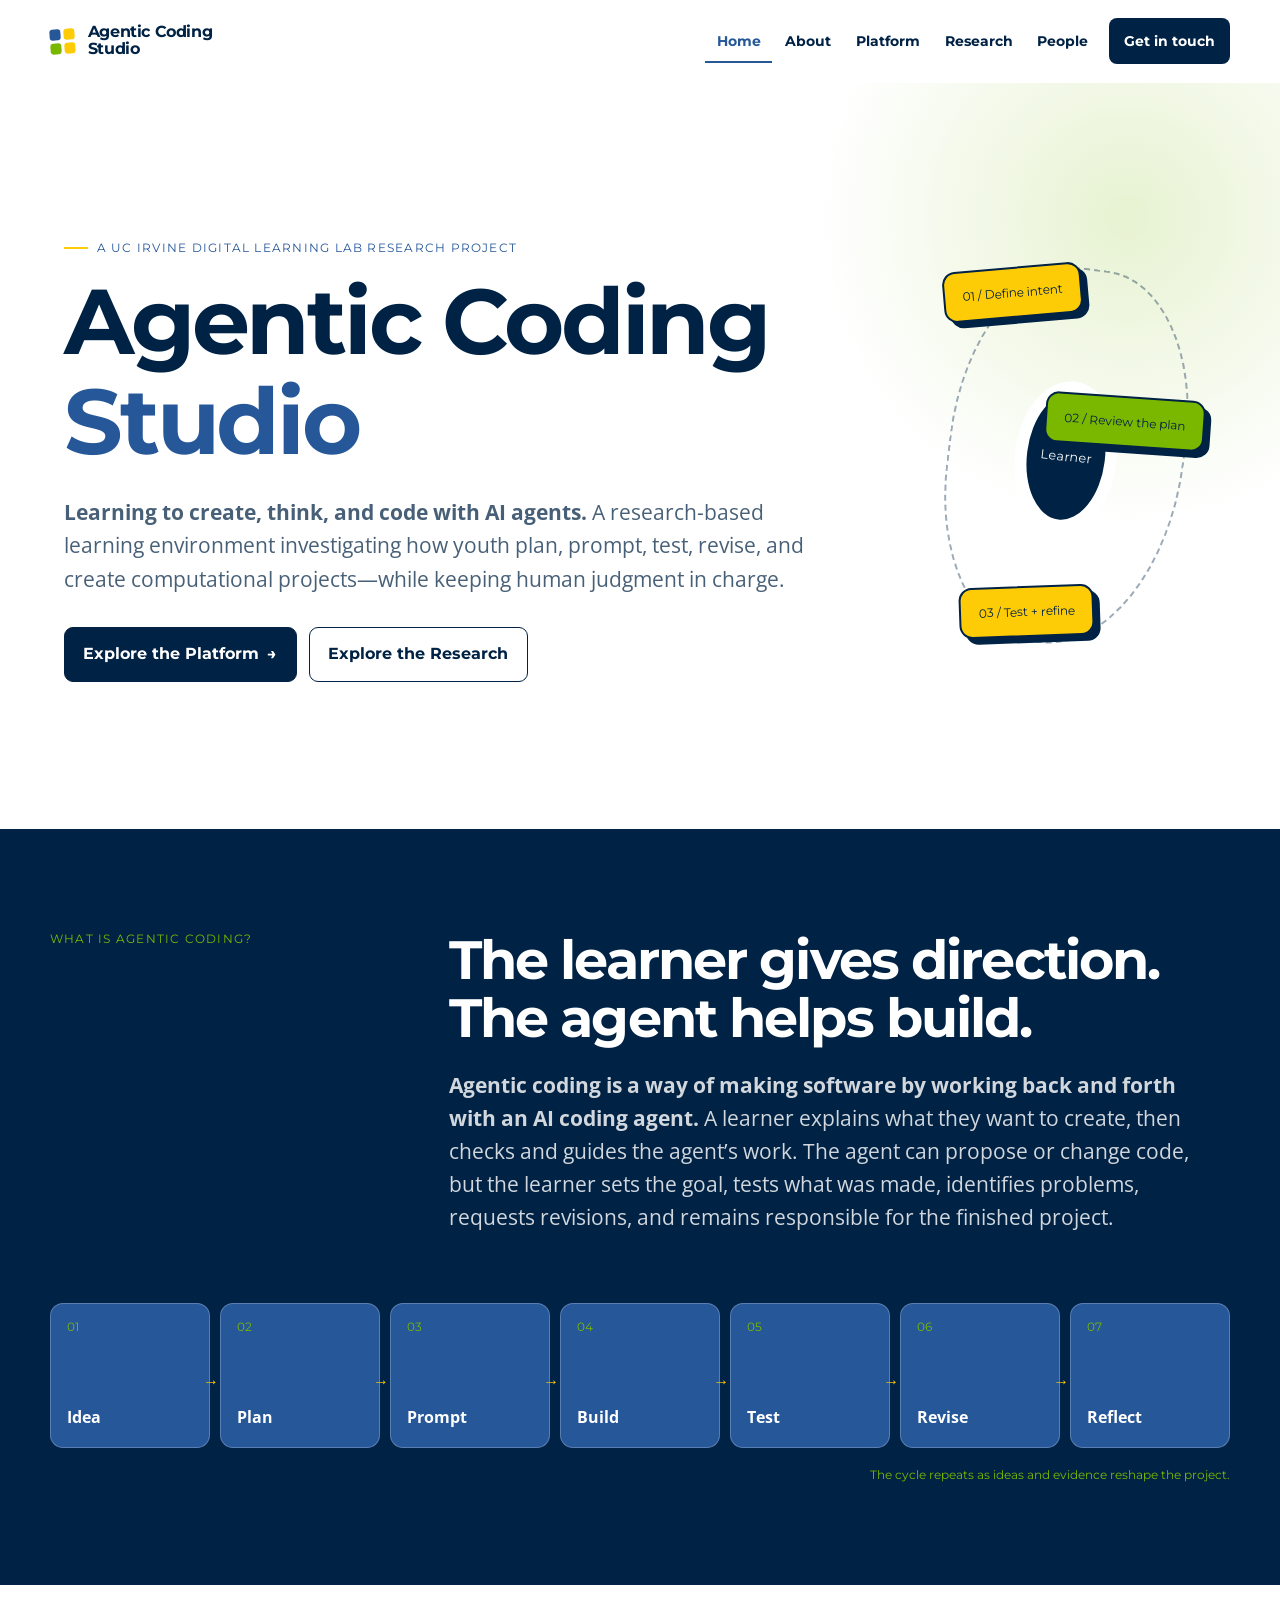
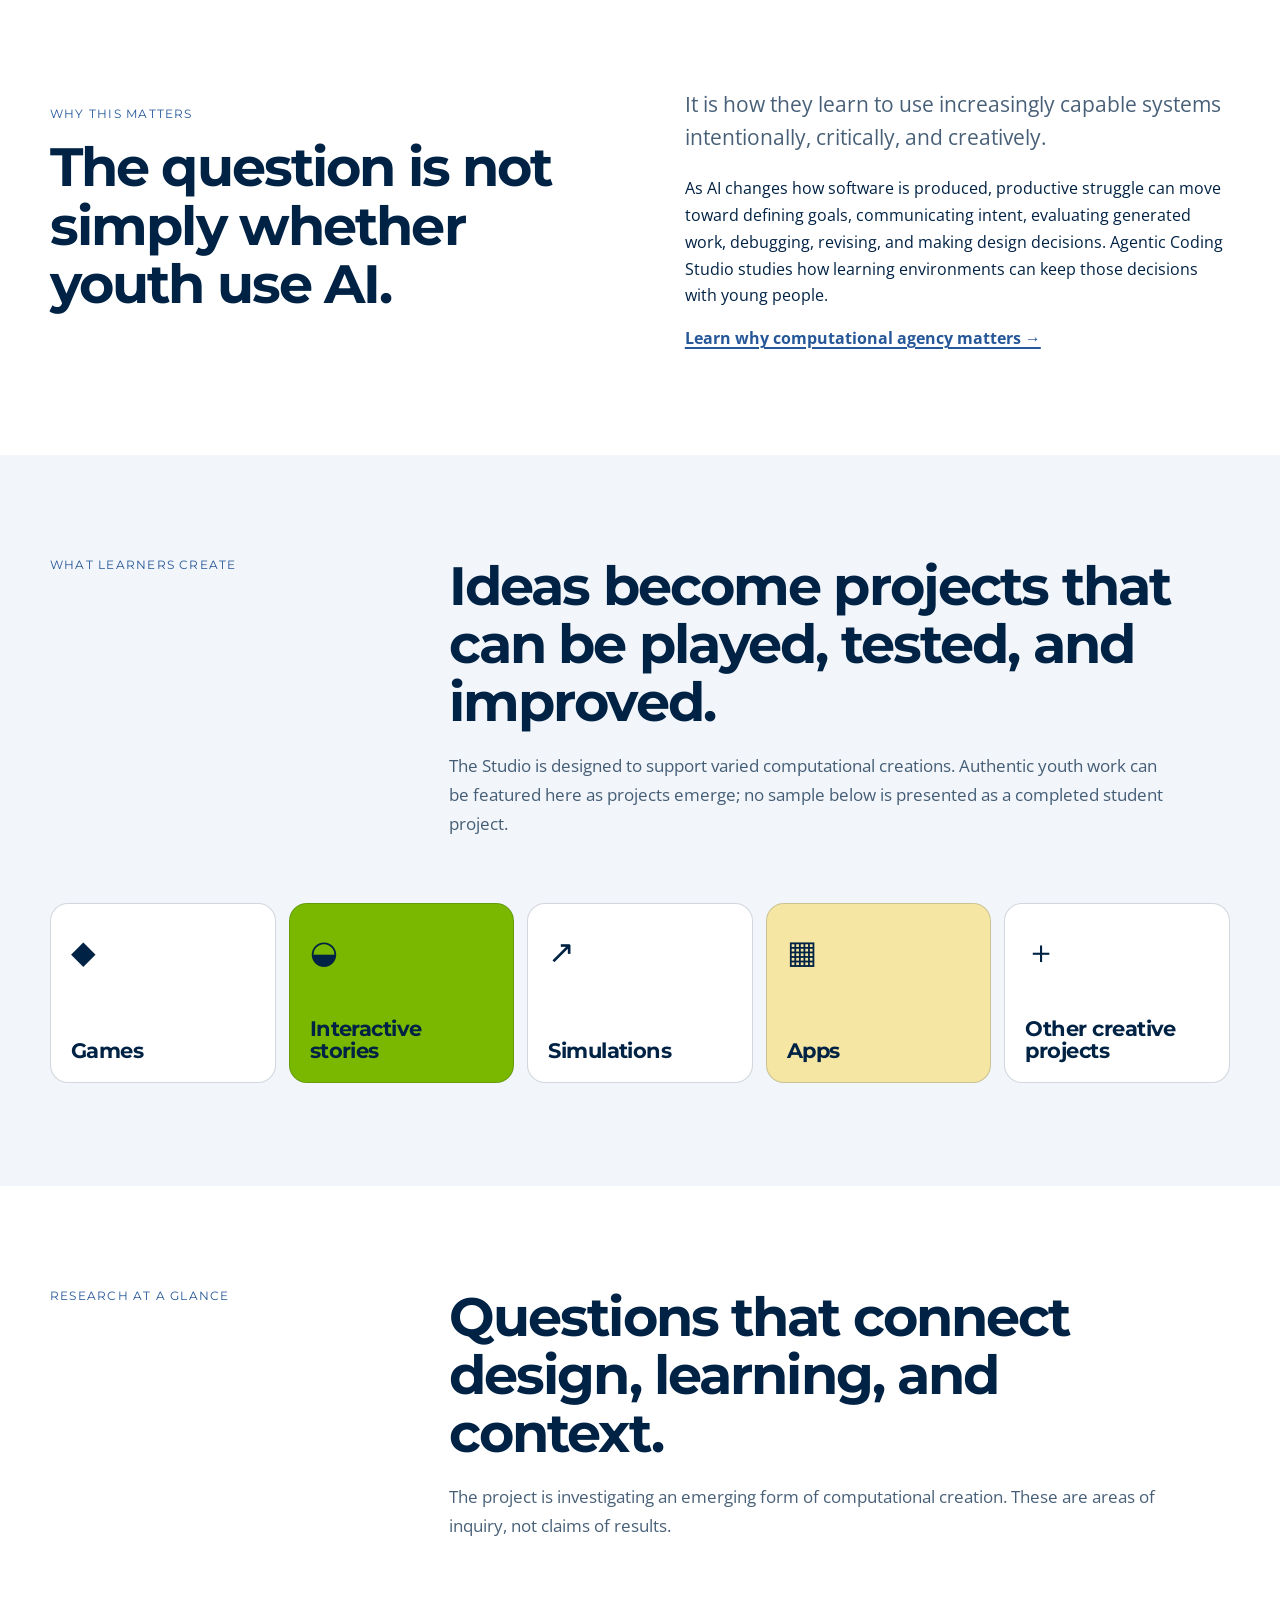
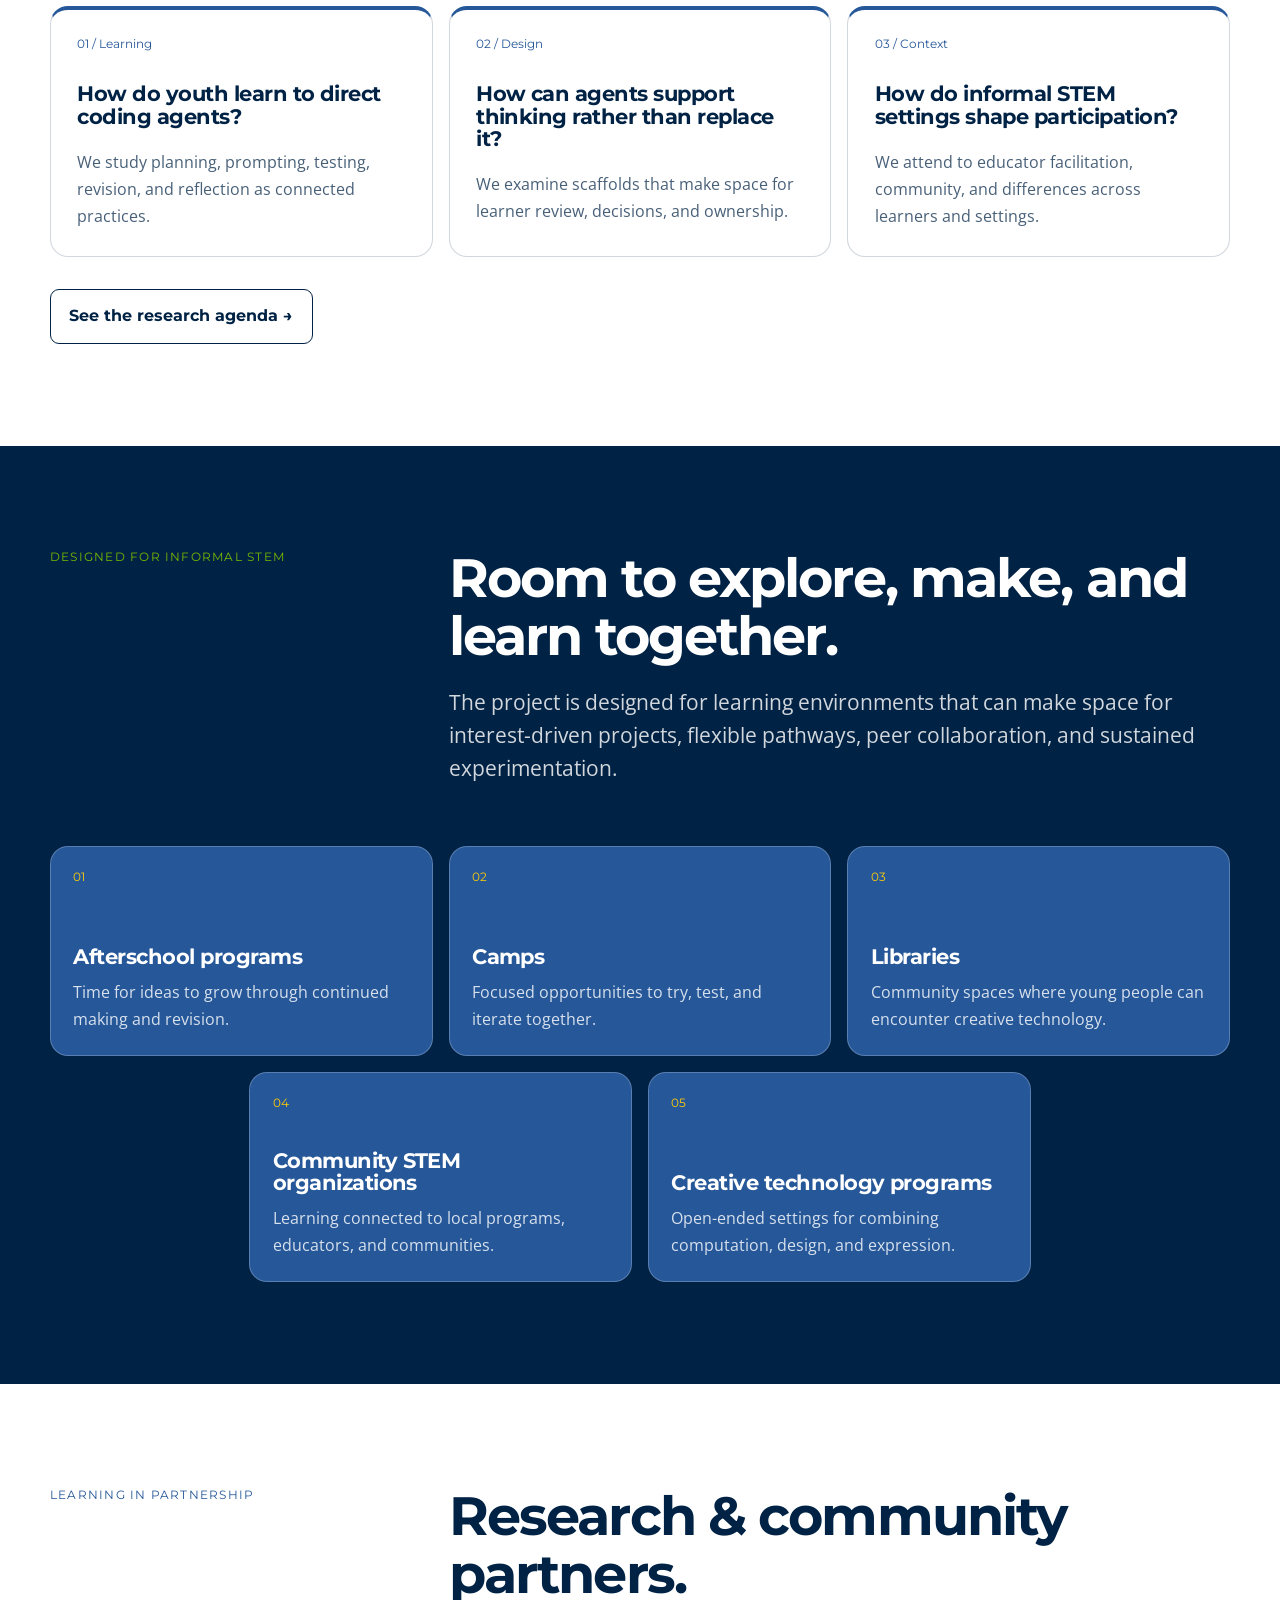
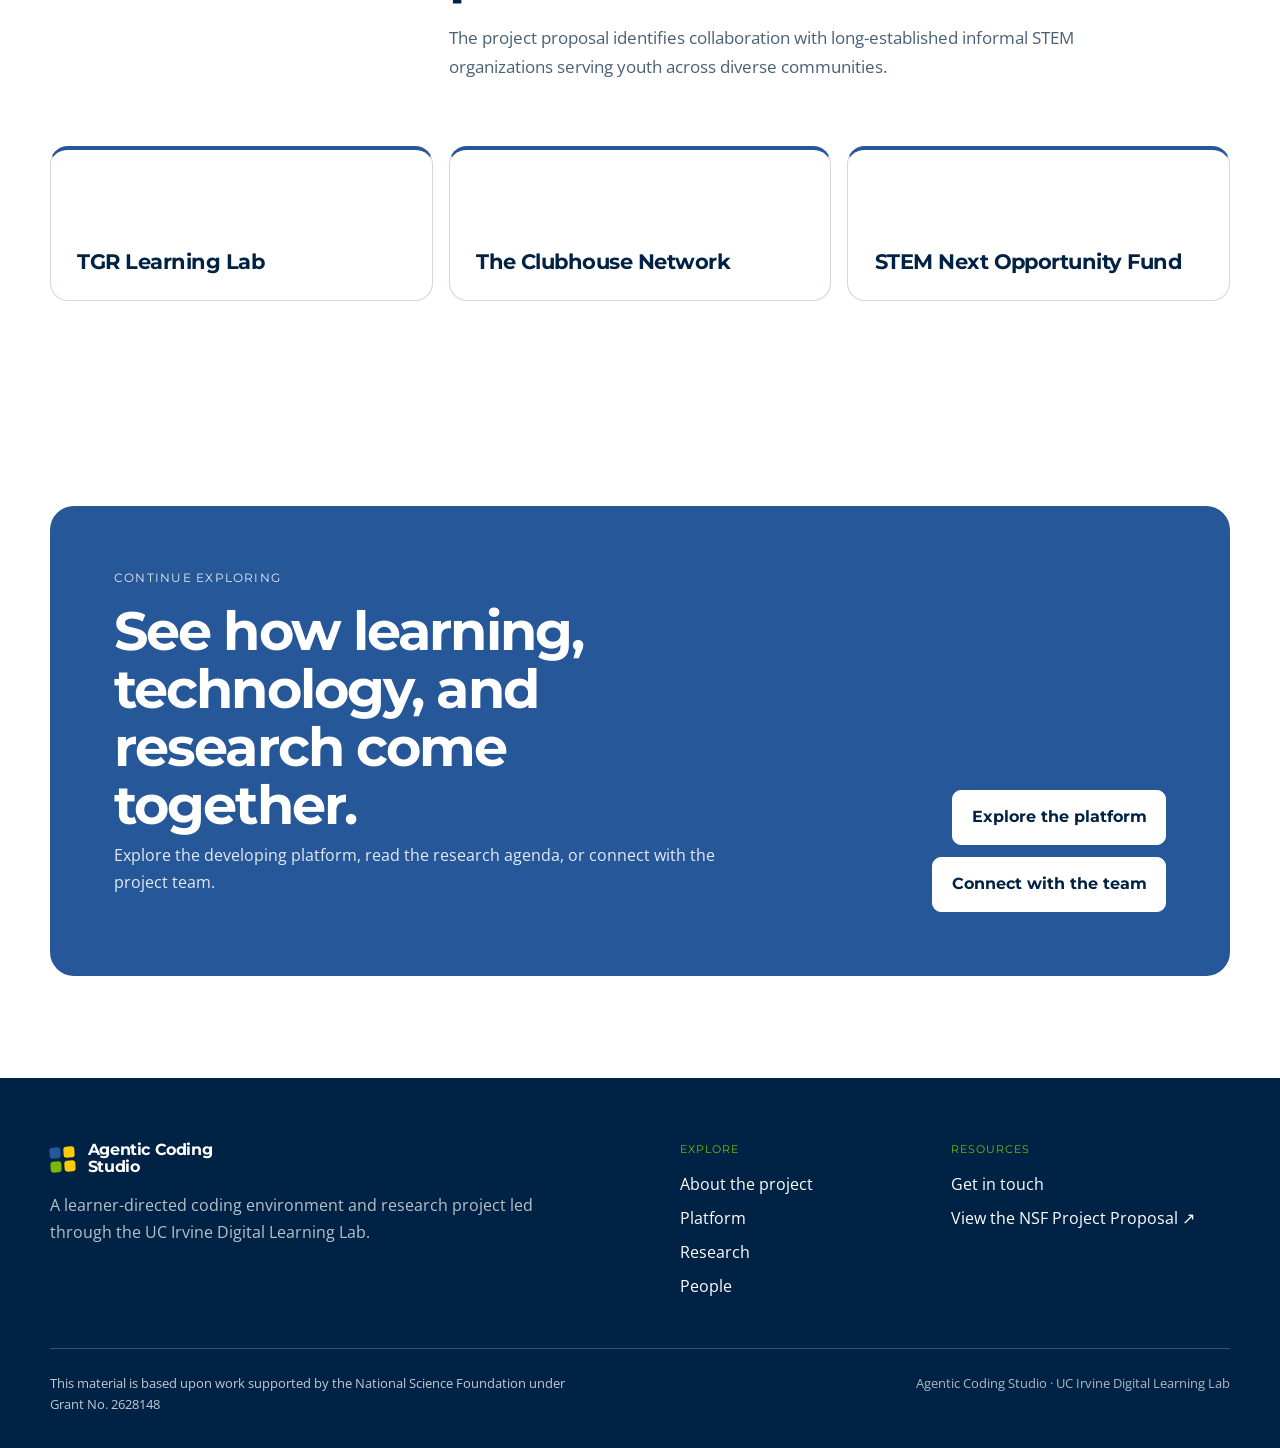
<file: index.html>
<!doctype html><html lang="en"><head><meta charset="utf-8"><meta name="viewport" content="width=device-width,initial-scale=1"><meta name="description" content="Agentic Coding Studio explores how young people direct, test, and refine computational work with AI coding agents."><title>Home | Agentic Coding Studio</title><link rel="stylesheet" href="assets/styles.css"></head><body><a class="skip-link" href="#main">Skip to main content</a>
<header class="site-header"><div class="container nav-wrap"><a class="brand" href="index.html" aria-label="Agentic Coding Studio home"><span class="brand-mark" aria-hidden="true"><i></i><i></i><i></i><i></i></span><span>Agentic Coding<br>Studio</span></a><button class="menu-button" type="button" aria-expanded="false" aria-controls="site-nav">Menu</button><nav aria-label="Primary"><ul class="nav-list" id="site-nav"><li><a href="index.html" aria-current="page">Home</a></li><li><a href="about.html">About</a></li><li><a href="platform.html">Platform</a></li><li><a href="research.html">Research</a></li><li><a href="people.html">People</a></li><li><a class="contact-link" href="contact.html">Get in touch</a></li></ul></nav></div></header><main id="main">
<section class="hero hero-home"><div class="container hero-grid"><div><p class="kicker">A UC Irvine Digital Learning Lab research project</p><h1>Agentic Coding <span>Studio</span></h1><p class="lede"><strong>Learning to create, think, and code with AI agents.</strong> A research-based learning environment investigating how youth plan, prompt, test, revise, and create computational projects—while keeping human judgment in charge.</p><div class="actions"><a class="button" href="platform.html">Explore the Platform <span aria-hidden="true">→</span></a><a class="button secondary" href="research.html">Explore the Research</a></div></div><div class="hero-art" role="img" aria-label="Learner at the center of an iterative goal, plan, and test cycle"><div class="orbit"></div><div class="block one">01 / Define intent</div><div class="block two">02 / Review the plan</div><div class="block three">03 / Test + refine</div></div></div></section>
<section class="section-dark"><div class="container cycle-wrap"><div class="section-head"><p class="eyebrow">What is agentic coding?</p><div><h2>The learner gives direction. The agent helps build.</h2><p class="lede"><strong>Agentic coding is a way of making software by working back and forth with an AI coding agent.</strong> A learner explains what they want to create, then checks and guides the agent’s work. The agent can propose or change code, but the learner sets the goal, tests what was made, identifies problems, requests revisions, and remains responsible for the finished project.</p></div></div><ol class="cycle"><li>Idea</li><li>Plan</li><li>Prompt</li><li>Build</li><li>Test</li><li>Revise</li><li>Reflect</li></ol><p class="cycle-note">The cycle repeats as ideas and evidence reshape the project.</p></div></section>
<section><div class="container split center"><div><p class="eyebrow">Why this matters</p><h2>The question is not simply whether youth use AI.</h2></div><div><p class="lede">It is how they learn to use increasingly capable systems intentionally, critically, and creatively.</p><p>As AI changes how software is produced, productive struggle can move toward defining goals, communicating intent, evaluating generated work, debugging, revising, and making design decisions. Agentic Coding Studio studies how learning environments can keep those decisions with young people.</p><a class="text-link" href="about.html">Learn why computational agency matters →</a></div></div></section>
<section class="section-tint"><div class="container"><div class="section-head"><p class="eyebrow">What learners create</p><div><h2>Ideas become projects that can be played, tested, and improved.</h2><p class="section-intro">The Studio is designed to support varied computational creations. Authentic youth work can be featured here as projects emerge; no sample below is presented as a completed student project.</p></div></div><div class="project-grid"><article class="project-type"><span class="icon" aria-hidden="true">◆</span><h3>Games</h3></article><article class="project-type"><span class="icon" aria-hidden="true">◒</span><h3>Interactive stories</h3></article><article class="project-type"><span class="icon" aria-hidden="true">↗</span><h3>Simulations</h3></article><article class="project-type"><span class="icon" aria-hidden="true">▦</span><h3>Apps</h3></article><article class="project-type"><span class="icon" aria-hidden="true">＋</span><h3>Other creative projects</h3></article></div></div></section>
<section><div class="container"><div class="section-head"><p class="eyebrow">Research at a glance</p><div><h2>Questions that connect design, learning, and context.</h2><p class="section-intro">The project is investigating an emerging form of computational creation. These are areas of inquiry, not claims of results.</p></div></div><div class="cards"><article class="card card-accent"><span class="number">01 / Learning</span><h3>How do youth learn to direct coding agents?</h3><p>We study planning, prompting, testing, revision, and reflection as connected practices.</p></article><article class="card card-accent"><span class="number">02 / Design</span><h3>How can agents support thinking rather than replace it?</h3><p>We examine scaffolds that make space for learner review, decisions, and ownership.</p></article><article class="card card-accent"><span class="number">03 / Context</span><h3>How do informal STEM settings shape participation?</h3><p>We attend to educator facilitation, community, and differences across learners and settings.</p></article></div><div class="actions"><a class="button secondary" href="research.html">See the research agenda →</a></div></div></section>
<section class="section-dark informal-section"><div class="container"><div class="section-head"><p class="eyebrow">Designed for informal STEM</p><div><h2>Room to explore, make, and learn together.</h2><p class="lede">The project is designed for learning environments that can make space for interest-driven projects, flexible pathways, peer collaboration, and sustained experimentation.</p></div></div><div class="setting-grid" aria-label="Informal STEM learning settings"><article class="setting-card"><span class="setting-num">01</span><div><h3>Afterschool programs</h3><p>Time for ideas to grow through continued making and revision.</p></div></article><article class="setting-card"><span class="setting-num">02</span><div><h3>Camps</h3><p>Focused opportunities to try, test, and iterate together.</p></div></article><article class="setting-card"><span class="setting-num">03</span><div><h3>Libraries</h3><p>Community spaces where young people can encounter creative technology.</p></div></article><article class="setting-card"><span class="setting-num">04</span><div><h3>Community STEM organizations</h3><p>Learning connected to local programs, educators, and communities.</p></div></article><article class="setting-card"><span class="setting-num">05</span><div><h3>Creative technology programs</h3><p>Open-ended settings for combining computation, design, and expression.</p></div></article></div></div></section>
<section><div class="container"><div class="section-head"><p class="eyebrow">Learning in partnership</p><div><h2>Research &amp; community partners.</h2><p class="section-intro">The project proposal identifies collaboration with long-established informal STEM organizations serving youth across diverse communities.</p></div></div><div class="partner-grid"><article class="card partner"><h3>TGR Learning Lab</h3></article><article class="card partner"><h3>The Clubhouse Network</h3></article><article class="card partner"><h3>STEM Next Opportunity Fund</h3></article></div></div></section>
<section><div class="container"><div class="cta-panel"><div><p class="eyebrow">Continue exploring</p><h2>See how learning, technology, and research come together.</h2><p>Explore the developing platform, read the research agenda, or connect with the project team.</p></div><div class="actions"><a class="button light" href="platform.html">Explore the platform</a><a class="button light" href="contact.html">Connect with the team</a></div></div></div></section></main><footer class="site-footer"><div class="container"><div class="footer-grid"><div><a class="brand" href="index.html"><span class="brand-mark" aria-hidden="true"><i></i><i></i><i></i><i></i></span><span>Agentic Coding<br>Studio</span></a><p>A learner-directed coding environment and research project led through the UC Irvine Digital Learning Lab.</p></div><div><div class="footer-label">Explore</div><ul><li><a href="about.html">About the project</a></li><li><a href="platform.html">Platform</a></li><li><a href="research.html">Research</a></li><li><a href="people.html">People</a></li></ul></div><div><div class="footer-label">Resources</div><ul><li><a href="contact.html">Get in touch</a></li><li><a href="https://drive.google.com/file/d/1i6zkVuX5a1_tt1JKTI5XqCLp001dNQ0z/view" target="_blank" rel="noopener">View the NSF Project Proposal <span aria-hidden="true">↗</span></a></li></ul></div></div><div class="footer-bottom"><p class="nsf">This material is based upon work supported by the National Science Foundation under Grant No. 2628148</p><span>Agentic Coding Studio · UC Irvine Digital Learning Lab</span></div></div></footer><script src="assets/site.js"></script></body></html>
</file>
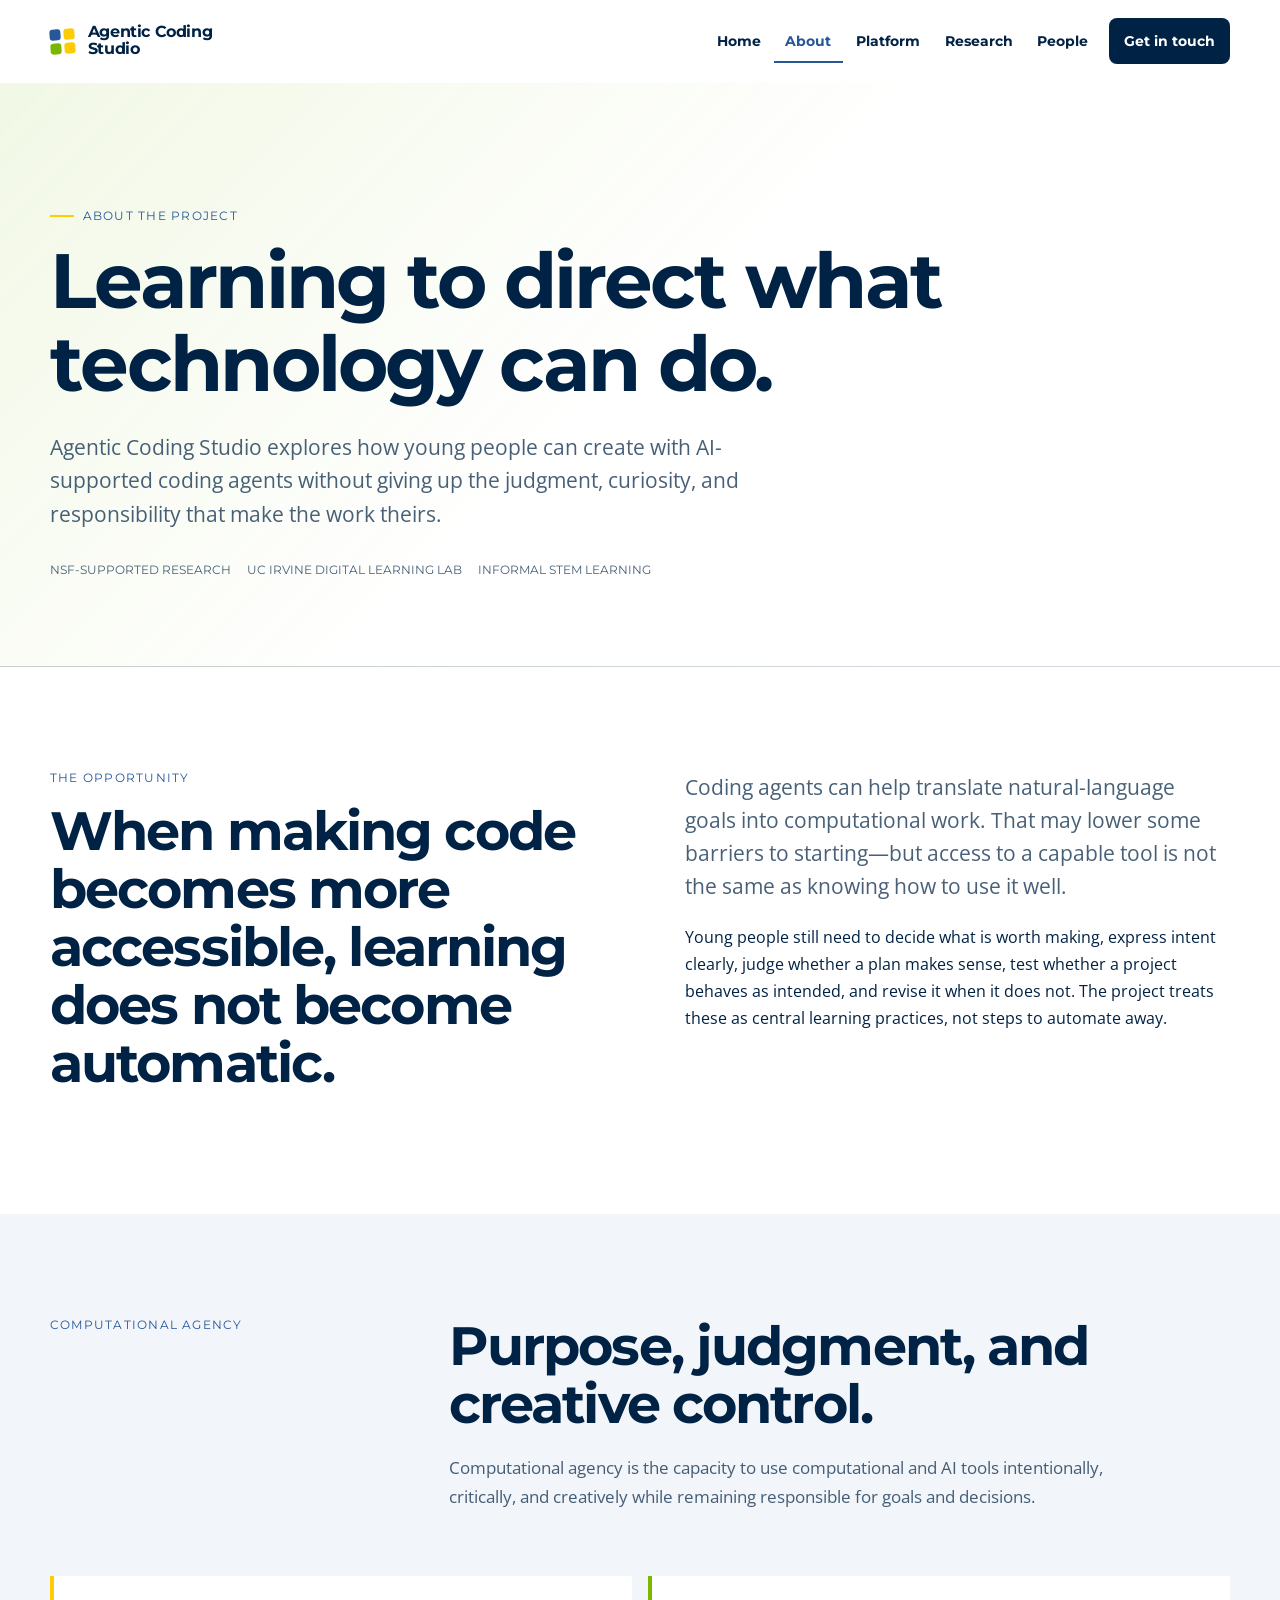
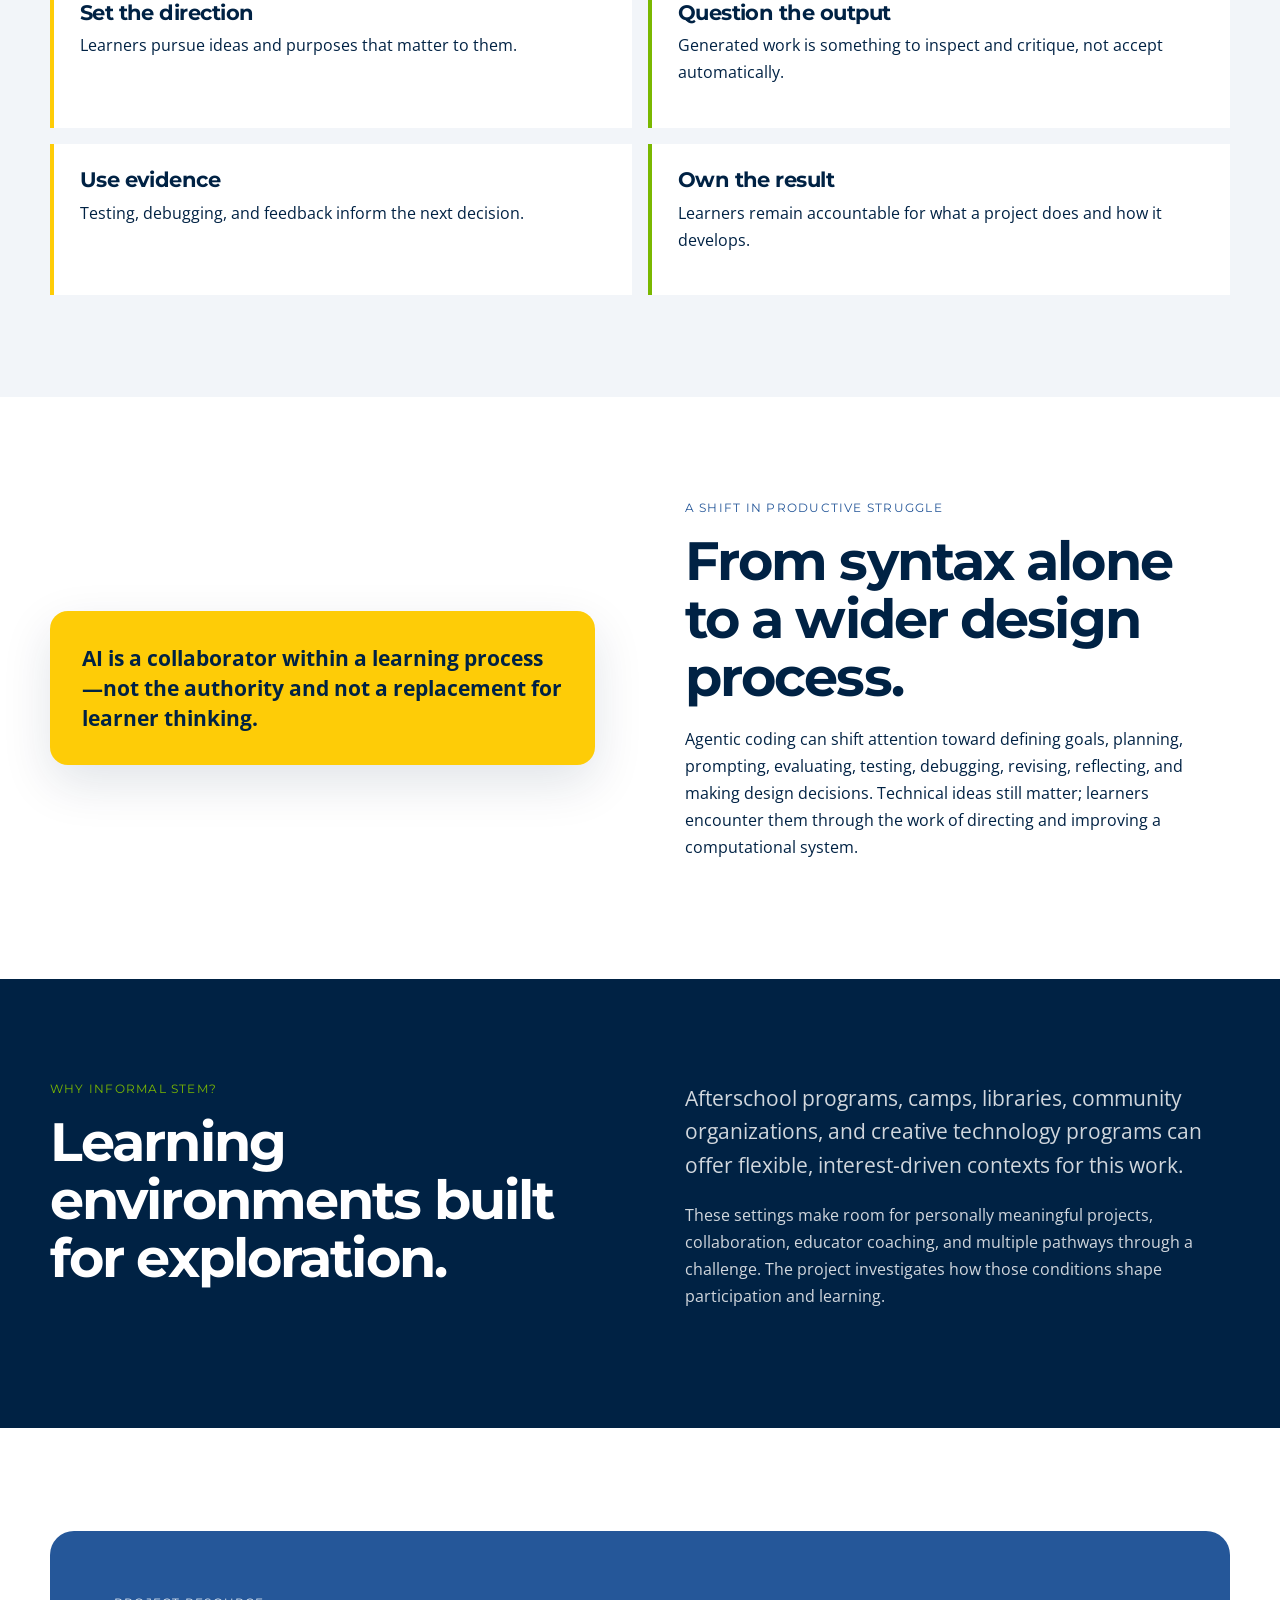
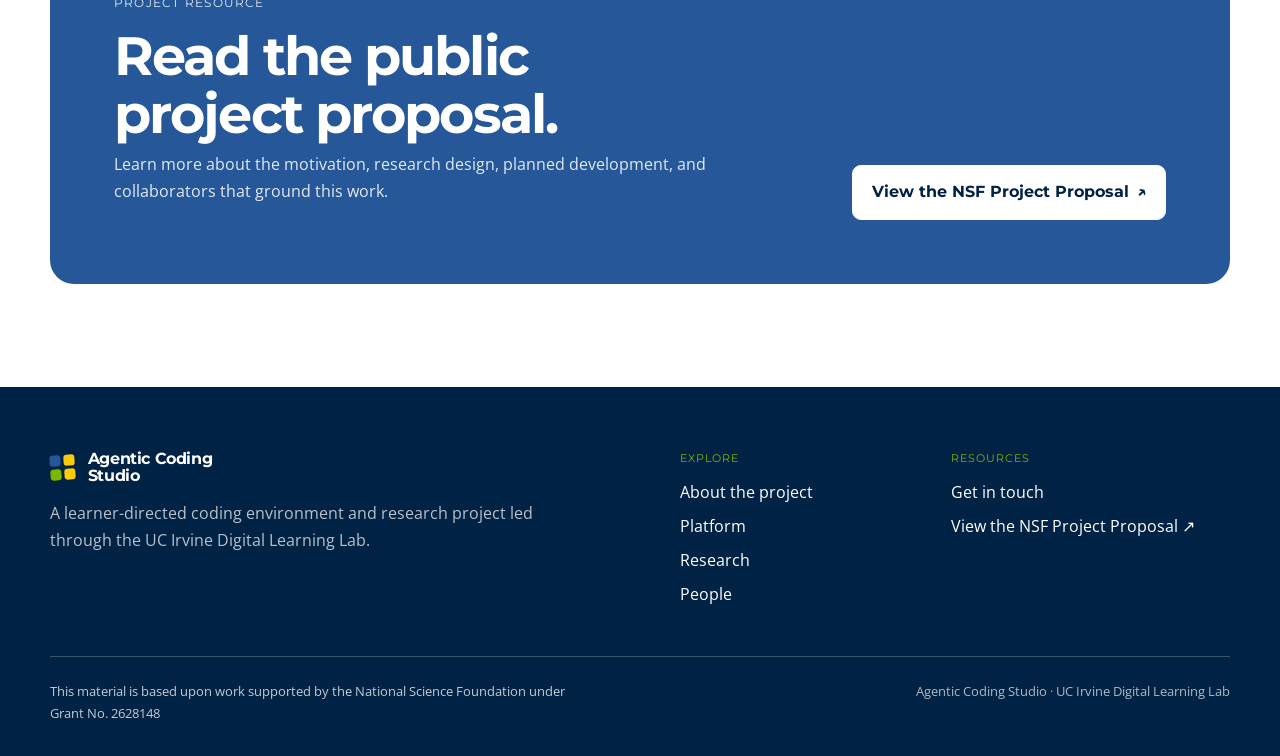
<file: about.html>
<!doctype html><html lang="en"><head><meta charset="utf-8"><meta name="viewport" content="width=device-width,initial-scale=1"><meta name="description" content="Why agentic coding education matters and how the project centers learner judgment, creativity, and responsibility."><title>About | Agentic Coding Studio</title><link rel="stylesheet" href="assets/styles.css"></head><body><a class="skip-link" href="#main">Skip to main content</a>
<header class="site-header"><div class="container nav-wrap"><a class="brand" href="index.html" aria-label="Agentic Coding Studio home"><span class="brand-mark" aria-hidden="true"><i></i><i></i><i></i><i></i></span><span>Agentic Coding<br>Studio</span></a><button class="menu-button" type="button" aria-expanded="false" aria-controls="site-nav">Menu</button><nav aria-label="Primary"><ul class="nav-list" id="site-nav"><li><a href="index.html">Home</a></li><li><a href="about.html" aria-current="page">About</a></li><li><a href="platform.html">Platform</a></li><li><a href="research.html">Research</a></li><li><a href="people.html">People</a></li><li><a class="contact-link" href="contact.html">Get in touch</a></li></ul></nav></div></header><main id="main">
<section class="hero page-hero"><div class="container"><p class="kicker">About the project</p><h1>Learning to direct what technology can do.</h1><p class="lede">Agentic Coding Studio explores how young people can create with AI-supported coding agents without giving up the judgment, curiosity, and responsibility that make the work theirs.</p><div class="page-meta"><span>NSF-supported research</span><span>UC Irvine Digital Learning Lab</span><span>Informal STEM learning</span></div></div></section>
<section><div class="container split"><div><p class="eyebrow">The opportunity</p><h2>When making code becomes more accessible, learning does not become automatic.</h2></div><div><p class="lede">Coding agents can help translate natural-language goals into computational work. That may lower some barriers to starting—but access to a capable tool is not the same as knowing how to use it well.</p><p>Young people still need to decide what is worth making, express intent clearly, judge whether a plan makes sense, test whether a project behaves as intended, and revise it when it does not. The project treats these as central learning practices, not steps to automate away.</p></div></div></section>
<section class="section-tint"><div class="container"><div class="section-head"><p class="eyebrow">Computational agency</p><div><h2>Purpose, judgment, and creative control.</h2><p class="section-intro">Computational agency is the capacity to use computational and AI tools intentionally, critically, and creatively while remaining responsible for goals and decisions.</p></div></div><div class="principles"><article class="principle"><h3>Set the direction</h3><p>Learners pursue ideas and purposes that matter to them.</p></article><article class="principle"><h3>Question the output</h3><p>Generated work is something to inspect and critique, not accept automatically.</p></article><article class="principle"><h3>Use evidence</h3><p>Testing, debugging, and feedback inform the next decision.</p></article><article class="principle"><h3>Own the result</h3><p>Learners remain accountable for what a project does and how it develops.</p></article></div></div></section>
<section><div class="container split center"><div class="quote-panel">AI is a collaborator within a learning process—not the authority and not a replacement for learner thinking.</div><div><p class="eyebrow">A shift in productive struggle</p><h2>From syntax alone to a wider design process.</h2><p>Agentic coding can shift attention toward defining goals, planning, prompting, evaluating, testing, debugging, revising, reflecting, and making design decisions. Technical ideas still matter; learners encounter them through the work of directing and improving a computational system.</p></div></div></section>
<section class="section-dark"><div class="container split"><div><p class="eyebrow">Why informal STEM?</p><h2>Learning environments built for exploration.</h2></div><div><p class="lede">Afterschool programs, camps, libraries, community organizations, and creative technology programs can offer flexible, interest-driven contexts for this work.</p><p>These settings make room for personally meaningful projects, collaboration, educator coaching, and multiple pathways through a challenge. The project investigates how those conditions shape participation and learning.</p></div></div></section>
<section><div class="container"><div class="cta-panel"><div><p class="eyebrow">Project resource</p><h2>Read the public project proposal.</h2><p>Learn more about the motivation, research design, planned development, and collaborators that ground this work.</p></div><div class="actions"><a class="button light" href="https://drive.google.com/file/d/1i6zkVuX5a1_tt1JKTI5XqCLp001dNQ0z/view" target="_blank" rel="noopener">View the NSF Project Proposal <span aria-hidden="true">↗</span></a></div></div></div></section></main><footer class="site-footer"><div class="container"><div class="footer-grid"><div><a class="brand" href="index.html"><span class="brand-mark" aria-hidden="true"><i></i><i></i><i></i><i></i></span><span>Agentic Coding<br>Studio</span></a><p>A learner-directed coding environment and research project led through the UC Irvine Digital Learning Lab.</p></div><div><div class="footer-label">Explore</div><ul><li><a href="about.html">About the project</a></li><li><a href="platform.html">Platform</a></li><li><a href="research.html">Research</a></li><li><a href="people.html">People</a></li></ul></div><div><div class="footer-label">Resources</div><ul><li><a href="contact.html">Get in touch</a></li><li><a href="https://drive.google.com/file/d/1i6zkVuX5a1_tt1JKTI5XqCLp001dNQ0z/view" target="_blank" rel="noopener">View the NSF Project Proposal <span aria-hidden="true">↗</span></a></li></ul></div></div><div class="footer-bottom"><p class="nsf">This material is based upon work supported by the National Science Foundation under Grant No. 2628148</p><span>Agentic Coding Studio · UC Irvine Digital Learning Lab</span></div></div></footer><script src="assets/site.js"></script></body></html>
</file>
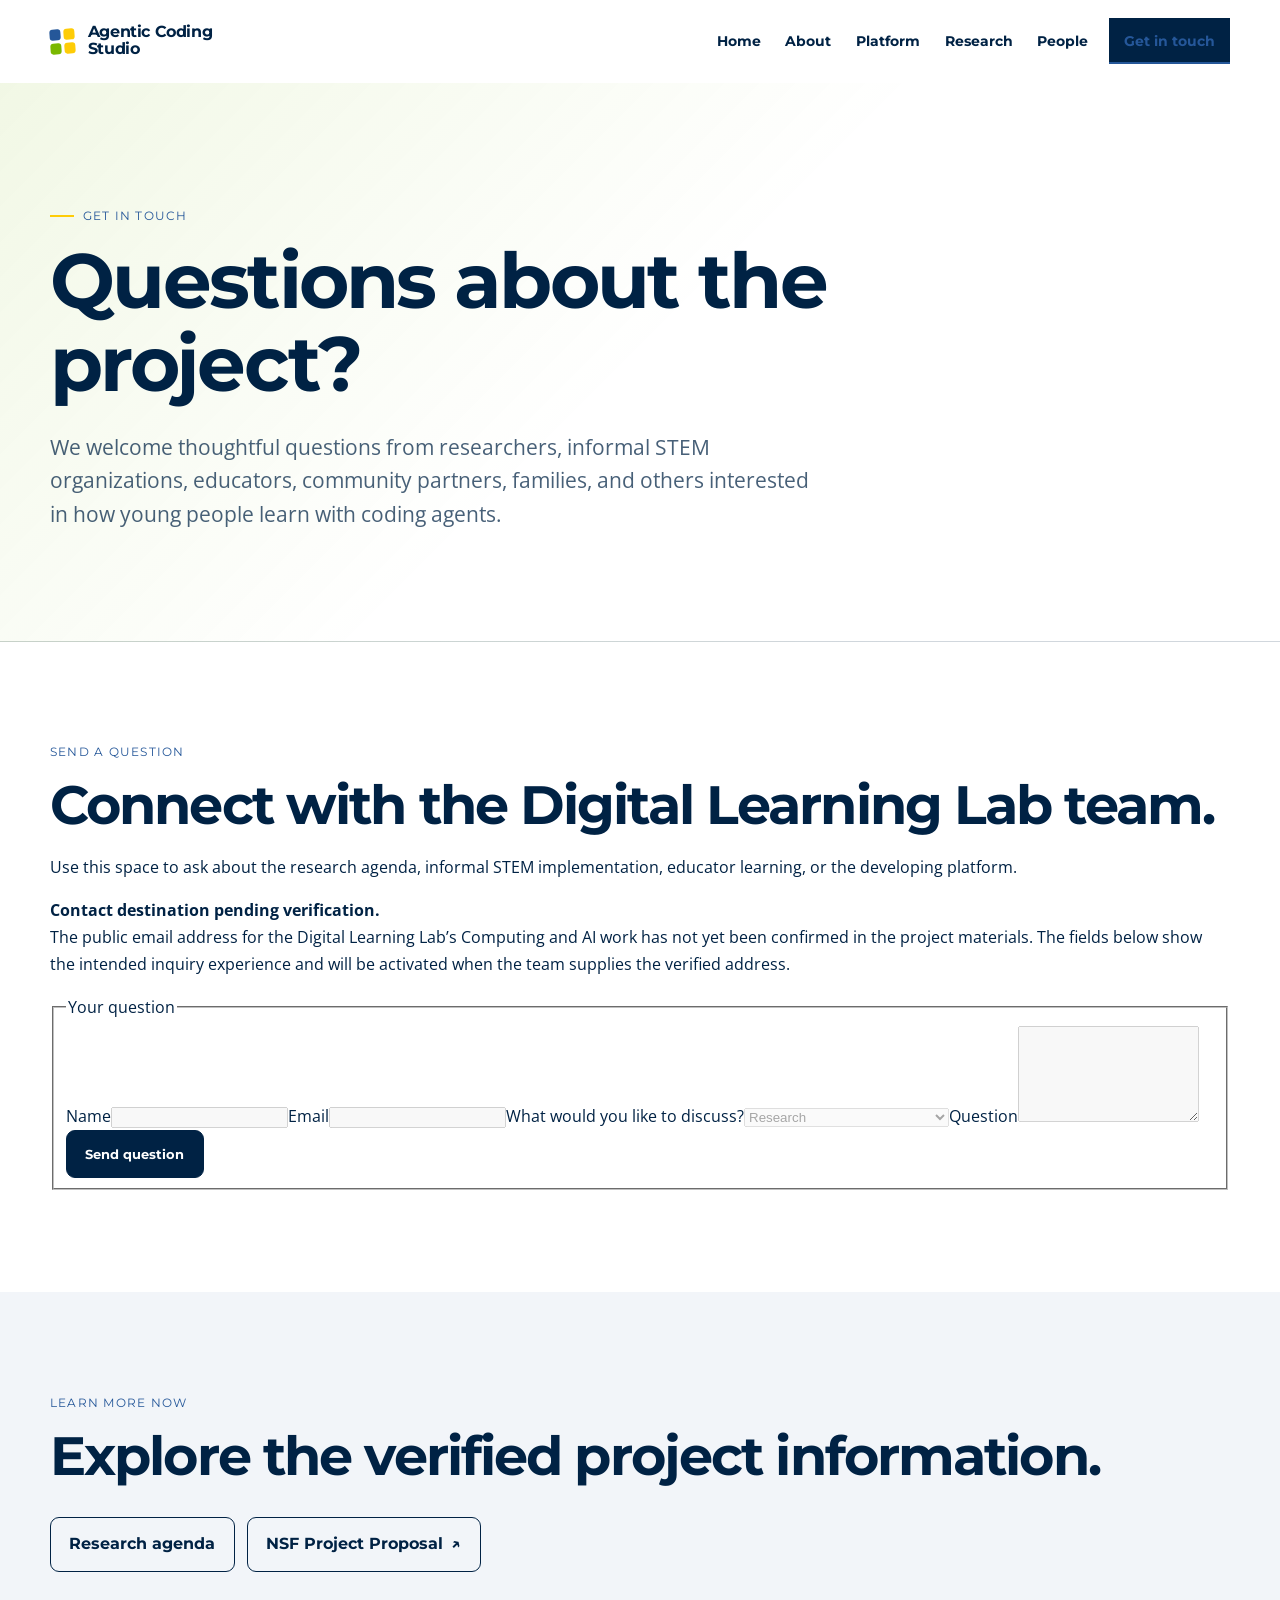
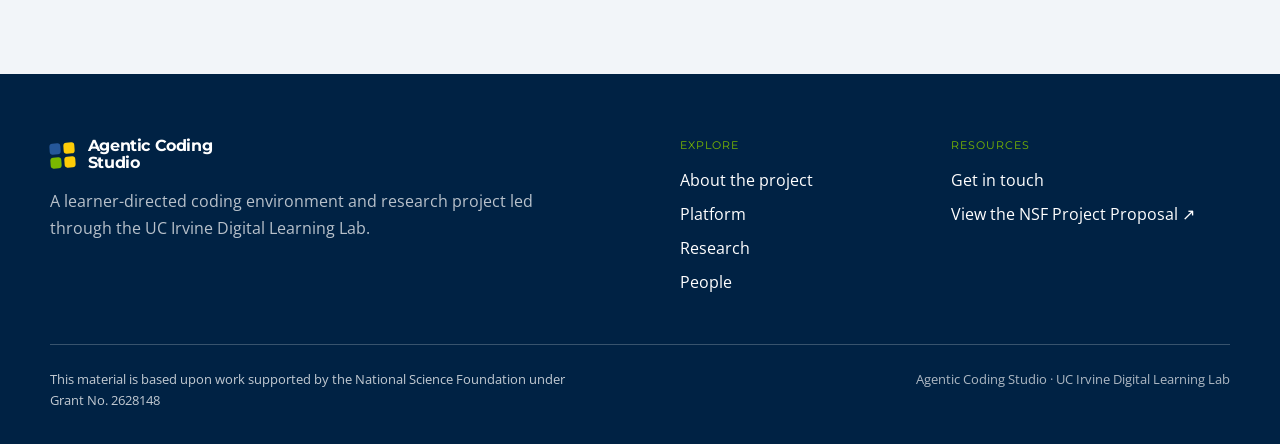
<file: contact.html>
<!doctype html><html lang="en"><head><meta charset="utf-8"><meta name="viewport" content="width=device-width,initial-scale=1"><meta name="description" content="Ways to connect with Agentic Coding Studio and the UC Irvine Digital Learning Lab as verified contact details become available."><title>Get in touch | Agentic Coding Studio</title><link rel="stylesheet" href="assets/styles.css"></head><body><a class="skip-link" href="#main">Skip to main content</a>
<header class="site-header"><div class="container nav-wrap"><a class="brand" href="index.html" aria-label="Agentic Coding Studio home"><span class="brand-mark" aria-hidden="true"><i></i><i></i><i></i><i></i></span><span>Agentic Coding<br>Studio</span></a><button class="menu-button" type="button" aria-expanded="false" aria-controls="site-nav">Menu</button><nav aria-label="Primary"><ul class="nav-list" id="site-nav"><li><a href="index.html">Home</a></li><li><a href="about.html">About</a></li><li><a href="platform.html">Platform</a></li><li><a href="research.html">Research</a></li><li><a href="people.html">People</a></li><li><a class="contact-link" href="contact.html" aria-current="page">Get in touch</a></li></ul></nav></div></header><main id="main">
<section class="hero page-hero"><div class="container"><p class="kicker">Get in touch</p><h1>Questions about the project?</h1><p class="lede">We welcome thoughtful questions from researchers, informal STEM organizations, educators, community partners, families, and others interested in how young people learn with coding agents.</p></div></section>
<section><div class="container contact-layout"><div><p class="eyebrow">Send a question</p><h2>Connect with the Digital Learning Lab team.</h2><p>Use this space to ask about the research agenda, informal STEM implementation, educator learning, or the developing platform.</p><div class="contact-notice" id="contact-status"><strong>Contact destination pending verification.</strong><p>The public email address for the Digital Learning Lab’s Computing and AI work has not yet been confirmed in the project materials. The fields below show the intended inquiry experience and will be activated when the team supplies the verified address.</p></div></div><form class="inquiry-form" aria-describedby="contact-status"><fieldset disabled><legend>Your question</legend><label for="contact-name">Name</label><input id="contact-name" name="name" autocomplete="name"><label for="contact-email">Email</label><input id="contact-email" name="email" type="email" autocomplete="email"><label for="contact-topic">What would you like to discuss?</label><select id="contact-topic" name="topic"><option>Research</option><option>Informal STEM implementation</option><option>Educator learning</option><option>Platform</option><option>General question</option></select><label for="contact-message">Question</label><textarea id="contact-message" name="message" rows="6"></textarea><button class="button" type="submit">Send question</button></fieldset></form></div></section>
<section class="section-tint"><div class="container resource-strip"><div><p class="eyebrow">Learn more now</p><h2>Explore the verified project information.</h2></div><div class="actions"><a class="button secondary" href="research.html">Research agenda</a><a class="button secondary" href="https://drive.google.com/file/d/1i6zkVuX5a1_tt1JKTI5XqCLp001dNQ0z/view" target="_blank" rel="noopener">NSF Project Proposal <span aria-hidden="true">↗</span></a></div></div></section></main><footer class="site-footer"><div class="container"><div class="footer-grid"><div><a class="brand" href="index.html"><span class="brand-mark" aria-hidden="true"><i></i><i></i><i></i><i></i></span><span>Agentic Coding<br>Studio</span></a><p>A learner-directed coding environment and research project led through the UC Irvine Digital Learning Lab.</p></div><div><div class="footer-label">Explore</div><ul><li><a href="about.html">About the project</a></li><li><a href="platform.html">Platform</a></li><li><a href="research.html">Research</a></li><li><a href="people.html">People</a></li></ul></div><div><div class="footer-label">Resources</div><ul><li><a href="contact.html">Get in touch</a></li><li><a href="https://drive.google.com/file/d/1i6zkVuX5a1_tt1JKTI5XqCLp001dNQ0z/view" target="_blank" rel="noopener">View the NSF Project Proposal <span aria-hidden="true">↗</span></a></li></ul></div></div><div class="footer-bottom"><p class="nsf">This material is based upon work supported by the National Science Foundation under Grant No. 2628148</p><span>Agentic Coding Studio · UC Irvine Digital Learning Lab</span></div></div></footer><script src="assets/site.js"></script></body></html>
</file>
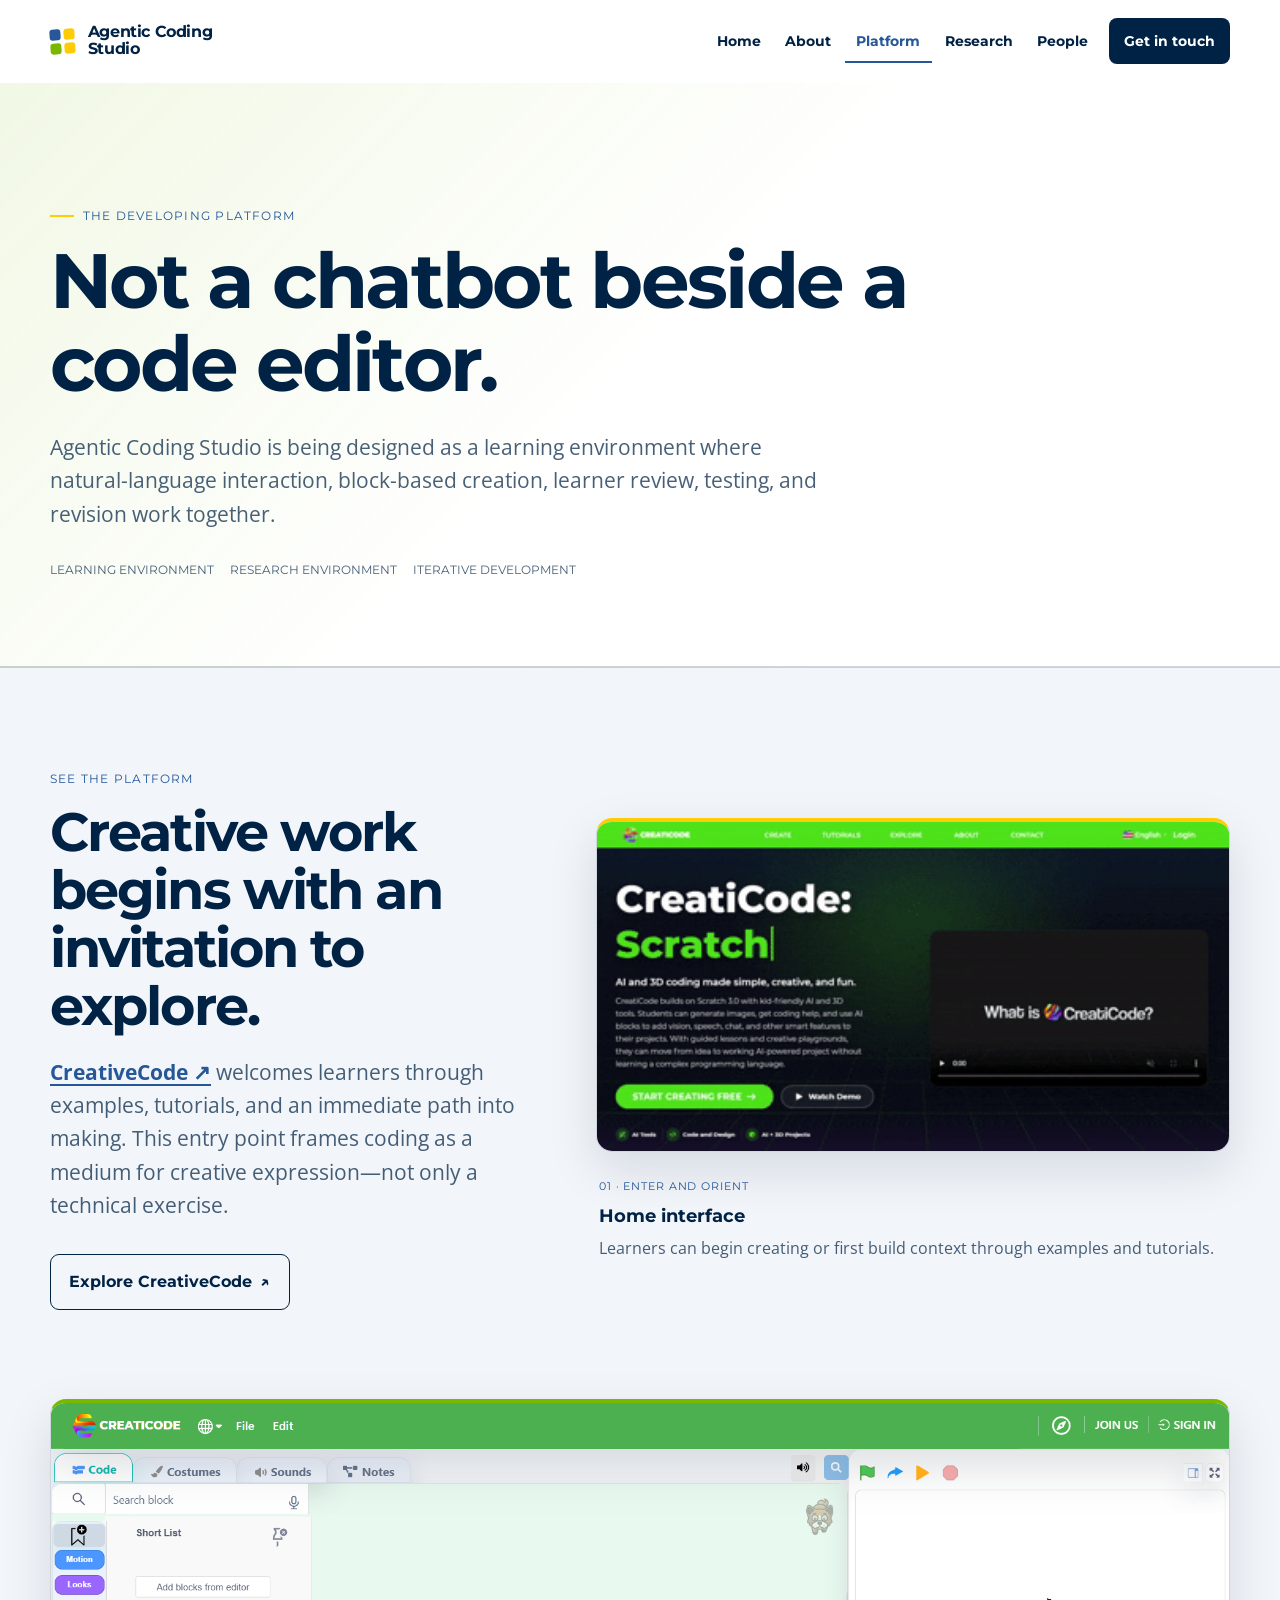
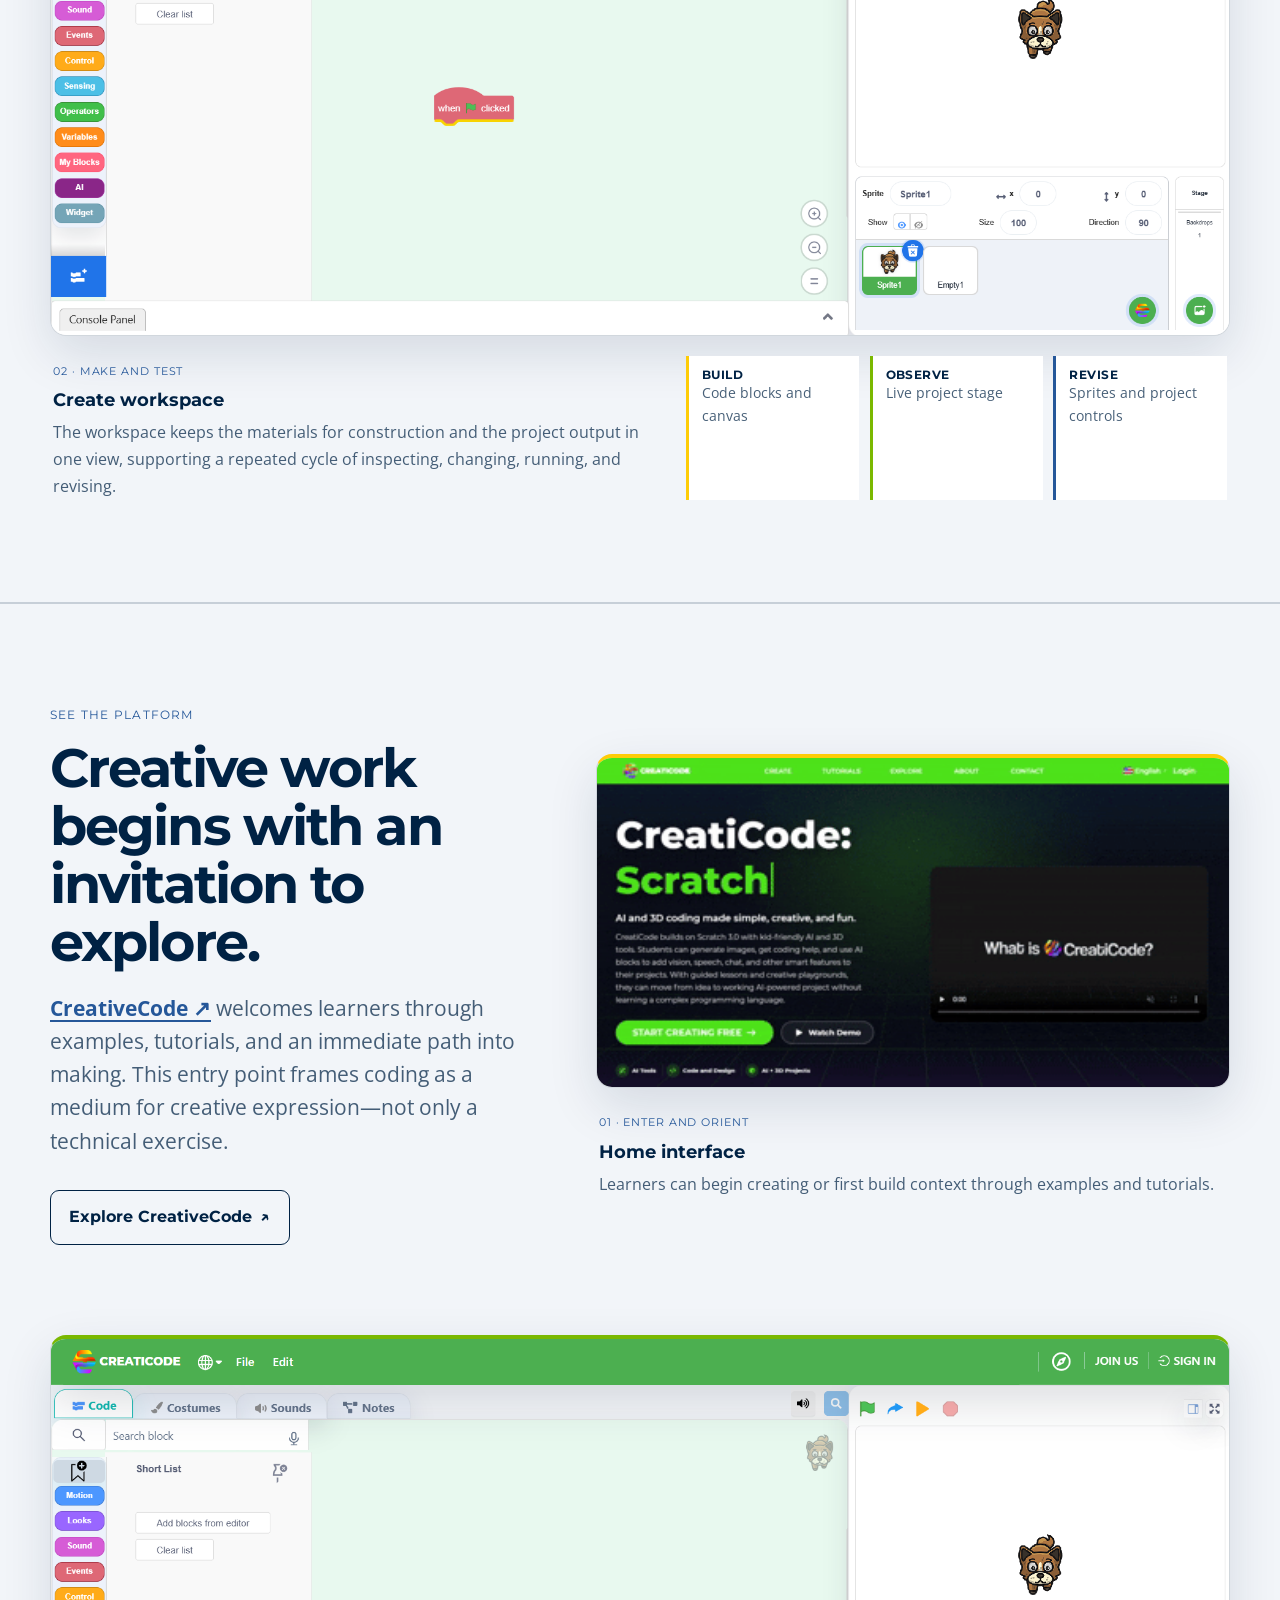
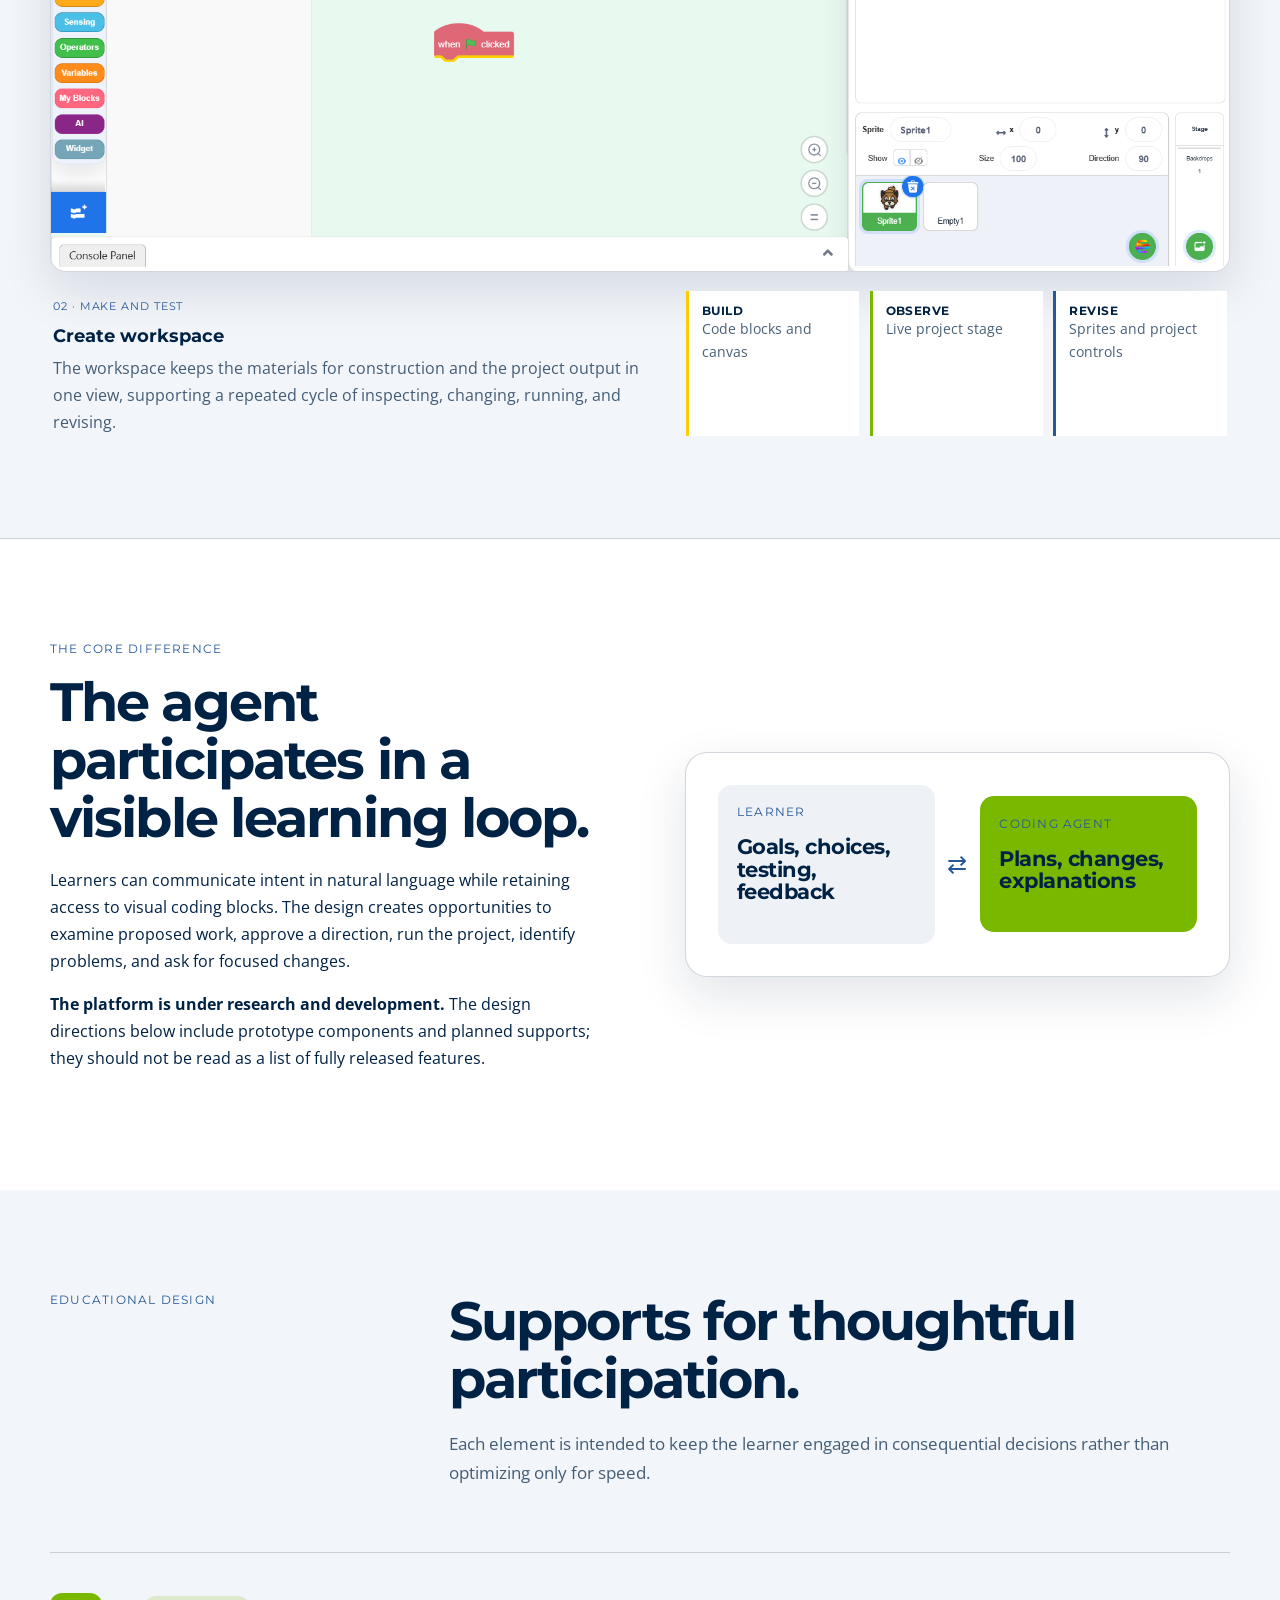
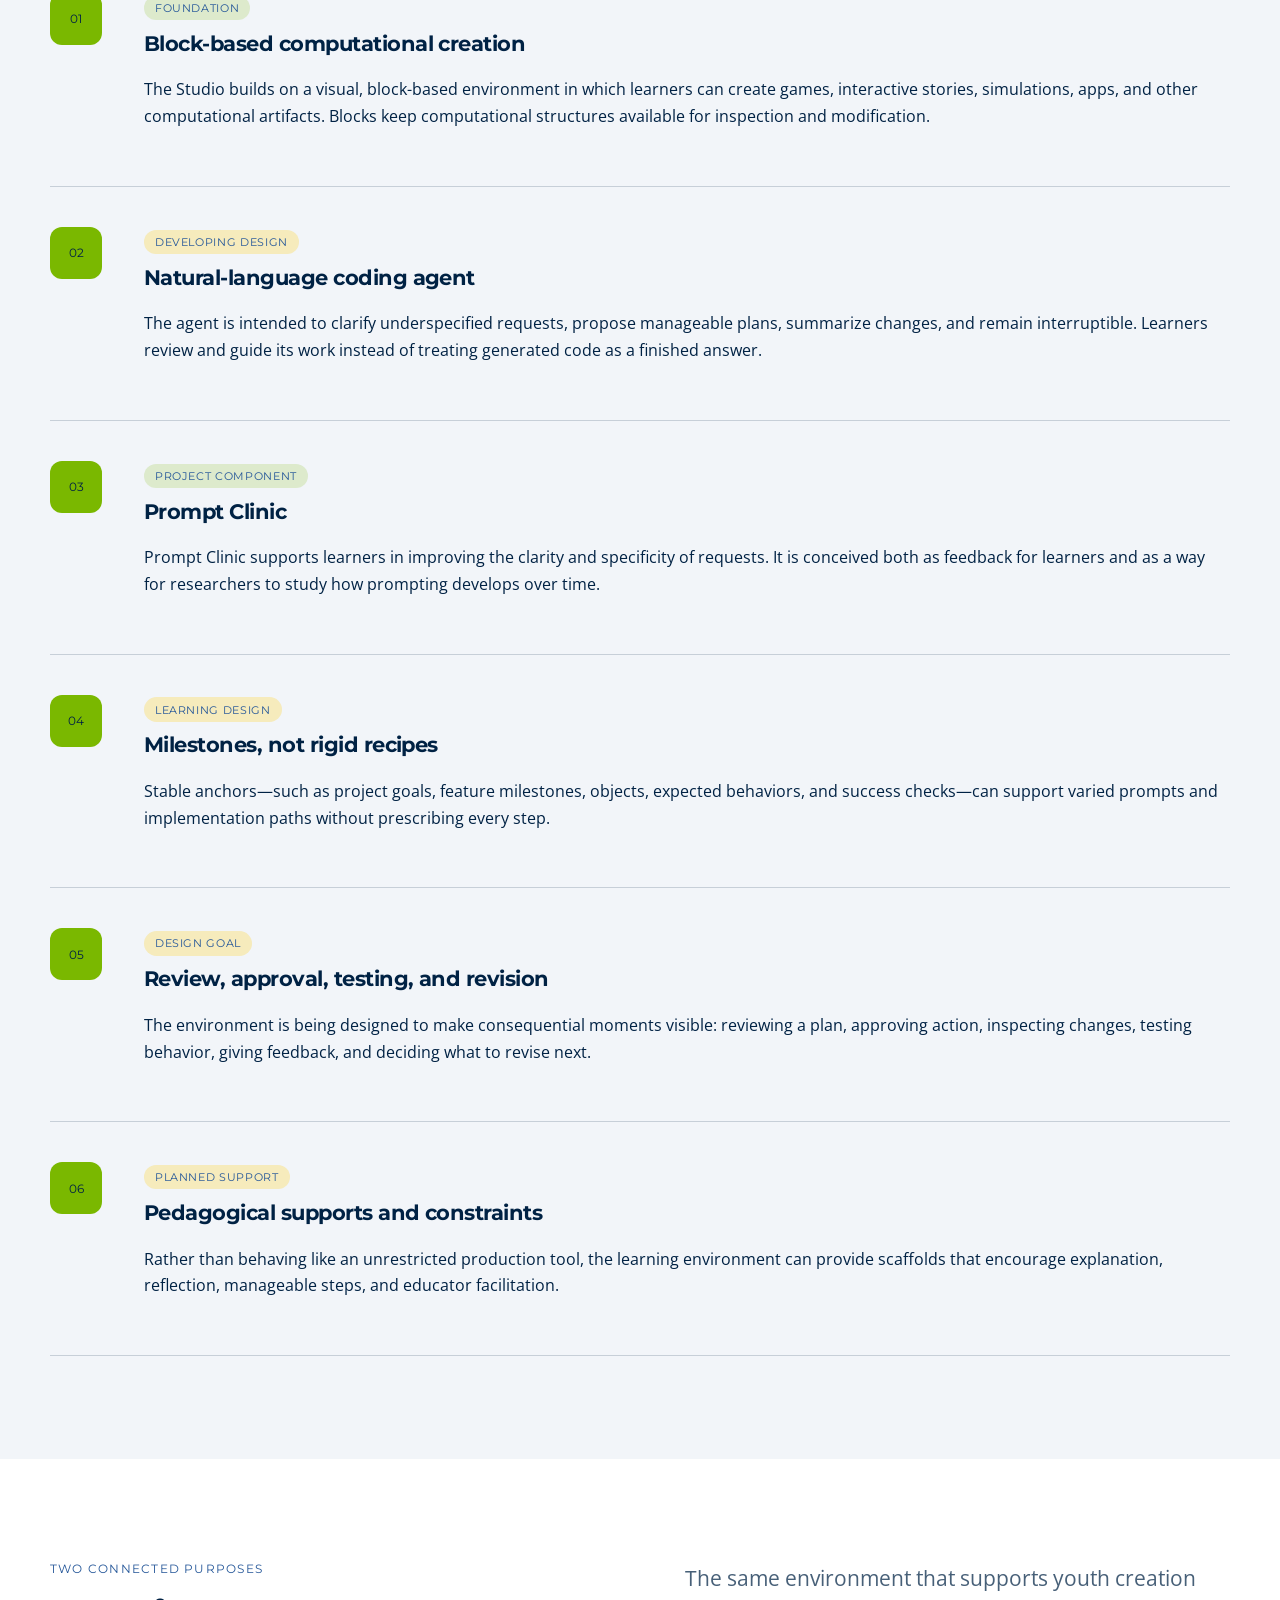
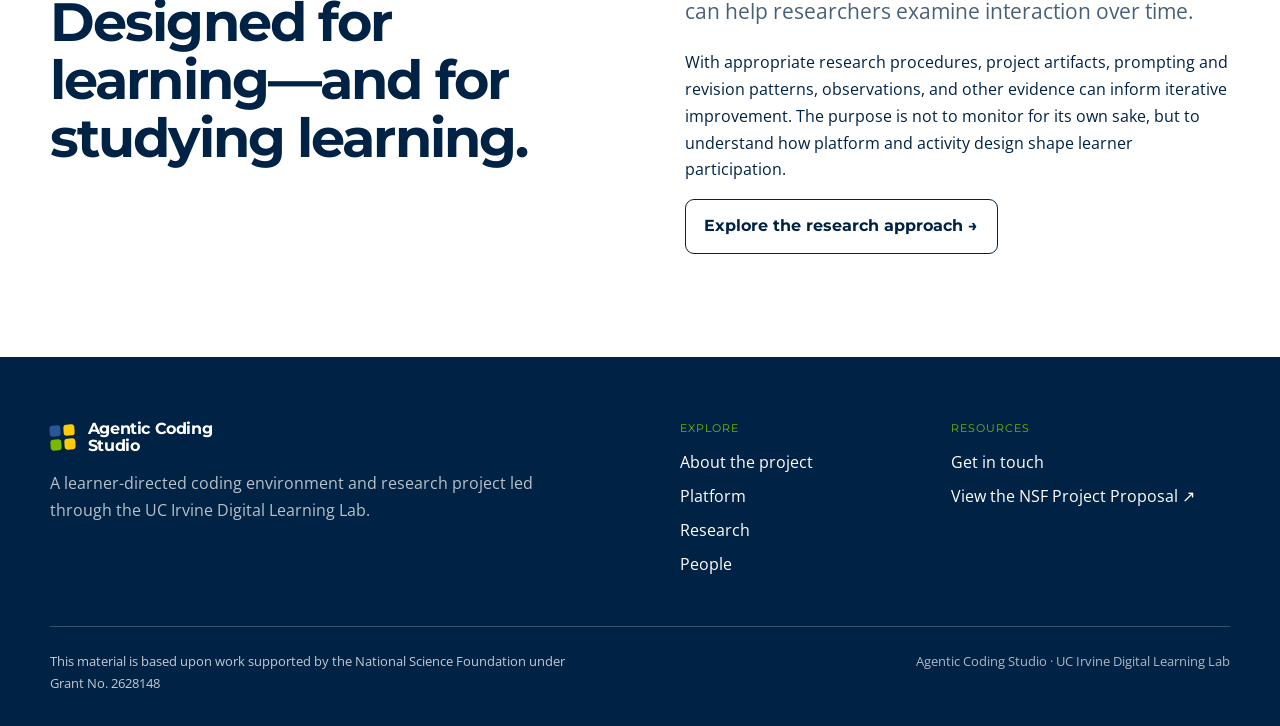
<file: platform.html>
<!doctype html><html lang="en"><head><meta charset="utf-8"><meta name="viewport" content="width=device-width,initial-scale=1"><meta name="description" content="How the developing Agentic Coding Studio platform combines block-based creation, agent interaction, review, and revision."><title>Platform | Agentic Coding Studio</title><link rel="stylesheet" href="assets/styles.css"></head><body><a class="skip-link" href="#main">Skip to main content</a>
<header class="site-header"><div class="container nav-wrap"><a class="brand" href="index.html" aria-label="Agentic Coding Studio home"><span class="brand-mark" aria-hidden="true"><i></i><i></i><i></i><i></i></span><span>Agentic Coding<br>Studio</span></a><button class="menu-button" type="button" aria-expanded="false" aria-controls="site-nav">Menu</button><nav aria-label="Primary"><ul class="nav-list" id="site-nav"><li><a href="index.html">Home</a></li><li><a href="about.html">About</a></li><li><a href="platform.html" aria-current="page">Platform</a></li><li><a href="research.html">Research</a></li><li><a href="people.html">People</a></li><li><a class="contact-link" href="contact.html">Get in touch</a></li></ul></nav></div></header><main id="main">
<section class="hero page-hero"><div class="container"><p class="kicker">The developing platform</p><h1>Not a chatbot beside a code editor.</h1><p class="lede">Agentic Coding Studio is being designed as a learning environment where natural-language interaction, block-based creation, learner review, testing, and revision work together.</p><div class="page-meta"><span>Learning environment</span><span>Research environment</span><span>Iterative development</span></div></div></section>
<section class="platform-preview section-tint"><div class="container"><div class="platform-entry"><div><p class="eyebrow">See the platform</p><h2>Creative work begins with an invitation to explore.</h2><p class="lede"><a class="text-link" href="https://creativecode.org/" target="_blank" rel="noopener">CreativeCode <span aria-hidden="true">↗</span></a> welcomes learners through examples, tutorials, and an immediate path into making. This entry point frames coding as a medium for creative expression—not only a technical exercise.</p><a class="button secondary" href="https://creativecode.org/" target="_blank" rel="noopener">Explore CreativeCode <span aria-hidden="true">↗</span></a></div><figure class="platform-shot platform-shot-home"><div class="platform-shot-frame"><img src="assets/Recording 2026-09-02 121536.gif" width="400" height="225" alt="Animated view of the CreativeCode home page introducing 3D coding and links to create, learn through tutorials, and explore projects"></div><figcaption><span class="figure-label">01 · Enter and orient</span><strong>Home interface</strong><p>Learners can begin creating or first build context through examples and tutorials.</p></figcaption></figure></div><figure class="platform-shot platform-shot-workspace"><div class="platform-shot-frame"><img src="assets/Screenshot 2026-09-02 121625.png" width="1917" height="866" loading="lazy" decoding="async" alt="CreativeCode Create workspace showing color-coded block categories and code canvas beside a live sprite stage and project controls"></div><figcaption><div><span class="figure-label">02 · Make and test</span><strong>Create workspace</strong><p>The workspace keeps the materials for construction and the project output in one view, supporting a repeated cycle of inspecting, changing, running, and revising.</p></div><ul class="workspace-key" aria-label="Visible areas of the Create workspace"><li><span>Build</span>Code blocks and canvas</li><li><span>Observe</span>Live project stage</li><li><span>Revise</span>Sprites and project controls</li></ul></figcaption></figure></div></section>
<section class="platform-preview section-tint"><div class="container"><div class="platform-entry"><div><p class="eyebrow">See the platform</p><h2>Creative work begins with an invitation to explore.</h2><p class="lede"><a class="text-link" href="https://creativecode.org/" target="_blank" rel="noopener">CreativeCode <span aria-hidden="true">↗</span></a> welcomes learners through examples, tutorials, and an immediate path into making. This entry point frames coding as a medium for creative expression—not only a technical exercise.</p><a class="button secondary" href="https://creativecode.org/" target="_blank" rel="noopener">Explore CreativeCode <span aria-hidden="true">↗</span></a></div><figure class="platform-shot platform-shot-home"><div class="platform-shot-frame"><img src="assets/Recording%202026-09-02%20121536.gif" alt="Animated view of the CreativeCode home page introducing 3D coding and links to create, learn through tutorials, and explore projects"></div><figcaption><span class="figure-label">01 · Enter and orient</span><strong>Home interface</strong><p>Learners can begin creating or first build context through examples and tutorials.</p></figcaption></figure></div><figure class="platform-shot platform-shot-workspace"><div class="platform-shot-frame"><img src="assets/Screenshot%202026-09-02%20121625.png" alt="CreativeCode Create workspace showing color-coded block categories and code canvas beside a live sprite stage and project controls"></div><figcaption><div><span class="figure-label">02 · Make and test</span><strong>Create workspace</strong><p>The workspace keeps the materials for construction and the project output in one view, supporting a repeated cycle of inspecting, changing, running, and revising.</p></div><ul class="workspace-key" aria-label="Visible areas of the Create workspace"><li><span>Build</span>Code blocks and canvas</li><li><span>Observe</span>Live project stage</li><li><span>Revise</span>Sprites and project controls</li></ul></figcaption></figure></div></section>
<section><div class="container split center"><div><p class="eyebrow">The core difference</p><h2>The agent participates in a visible learning loop.</h2><p>Learners can communicate intent in natural language while retaining access to visual coding blocks. The design creates opportunities to examine proposed work, approve a direction, run the project, identify problems, and ask for focused changes.</p><p><strong>The platform is under research and development.</strong> The design directions below include prototype components and planned supports; they should not be read as a list of fully released features.</p></div><div class="platform-diagram" aria-label="Diagram showing exchange between learner and coding agent"><div class="diagram-row"><div class="diagram-box"><p class="eyebrow">Learner</p><h3>Goals, choices, testing, feedback</h3></div><span class="diagram-center" aria-hidden="true">⇄</span><div class="diagram-box"><p class="eyebrow">Coding agent</p><h3>Plans, changes, explanations</h3></div></div></div></div></section>
<section class="section-tint"><div class="container"><div class="section-head"><p class="eyebrow">Educational design</p><div><h2>Supports for thoughtful participation.</h2><p class="section-intro">Each element is intended to keep the learner engaged in consequential decisions rather than optimizing only for speed.</p></div></div>
<article class="feature"><div class="feature-num">01</div><div><span class="status">Foundation</span><h3>Block-based computational creation</h3><p>The Studio builds on a visual, block-based environment in which learners can create games, interactive stories, simulations, apps, and other computational artifacts. Blocks keep computational structures available for inspection and modification.</p></div></article>
<article class="feature"><div class="feature-num">02</div><div><span class="status gold">Developing design</span><h3>Natural-language coding agent</h3><p>The agent is intended to clarify underspecified requests, propose manageable plans, summarize changes, and remain interruptible. Learners review and guide its work instead of treating generated code as a finished answer.</p></div></article>
<article class="feature"><div class="feature-num">03</div><div><span class="status">Project component</span><h3>Prompt Clinic</h3><p>Prompt Clinic supports learners in improving the clarity and specificity of requests. It is conceived both as feedback for learners and as a way for researchers to study how prompting develops over time.</p></div></article>
<article class="feature"><div class="feature-num">04</div><div><span class="status gold">Learning design</span><h3>Milestones, not rigid recipes</h3><p>Stable anchors—such as project goals, feature milestones, objects, expected behaviors, and success checks—can support varied prompts and implementation paths without prescribing every step.</p></div></article>
<article class="feature"><div class="feature-num">05</div><div><span class="status gold">Design goal</span><h3>Review, approval, testing, and revision</h3><p>The environment is being designed to make consequential moments visible: reviewing a plan, approving action, inspecting changes, testing behavior, giving feedback, and deciding what to revise next.</p></div></article>
<article class="feature"><div class="feature-num">06</div><div><span class="status gold">Planned support</span><h3>Pedagogical supports and constraints</h3><p>Rather than behaving like an unrestricted production tool, the learning environment can provide scaffolds that encourage explanation, reflection, manageable steps, and educator facilitation.</p></div></article></div></section>
<section><div class="container split"><div><p class="eyebrow">Two connected purposes</p><h2>Designed for learning—and for studying learning.</h2></div><div><p class="lede">The same environment that supports youth creation can help researchers examine interaction over time.</p><p>With appropriate research procedures, project artifacts, prompting and revision patterns, observations, and other evidence can inform iterative improvement. The purpose is not to monitor for its own sake, but to understand how platform and activity design shape learner participation.</p><a class="button secondary" href="research.html">Explore the research approach →</a></div></div></section></main><footer class="site-footer"><div class="container"><div class="footer-grid"><div><a class="brand" href="index.html"><span class="brand-mark" aria-hidden="true"><i></i><i></i><i></i><i></i></span><span>Agentic Coding<br>Studio</span></a><p>A learner-directed coding environment and research project led through the UC Irvine Digital Learning Lab.</p></div><div><div class="footer-label">Explore</div><ul><li><a href="about.html">About the project</a></li><li><a href="platform.html">Platform</a></li><li><a href="research.html">Research</a></li><li><a href="people.html">People</a></li></ul></div><div><div class="footer-label">Resources</div><ul><li><a href="contact.html">Get in touch</a></li><li><a href="https://drive.google.com/file/d/1i6zkVuX5a1_tt1JKTI5XqCLp001dNQ0z/view" target="_blank" rel="noopener">View the NSF Project Proposal <span aria-hidden="true">↗</span></a></li></ul></div></div><div class="footer-bottom"><p class="nsf">This material is based upon work supported by the National Science Foundation under Grant No. 2628148</p><span>Agentic Coding Studio · UC Irvine Digital Learning Lab</span></div></div></footer><script src="assets/site.js"></script></body></html>
</file>
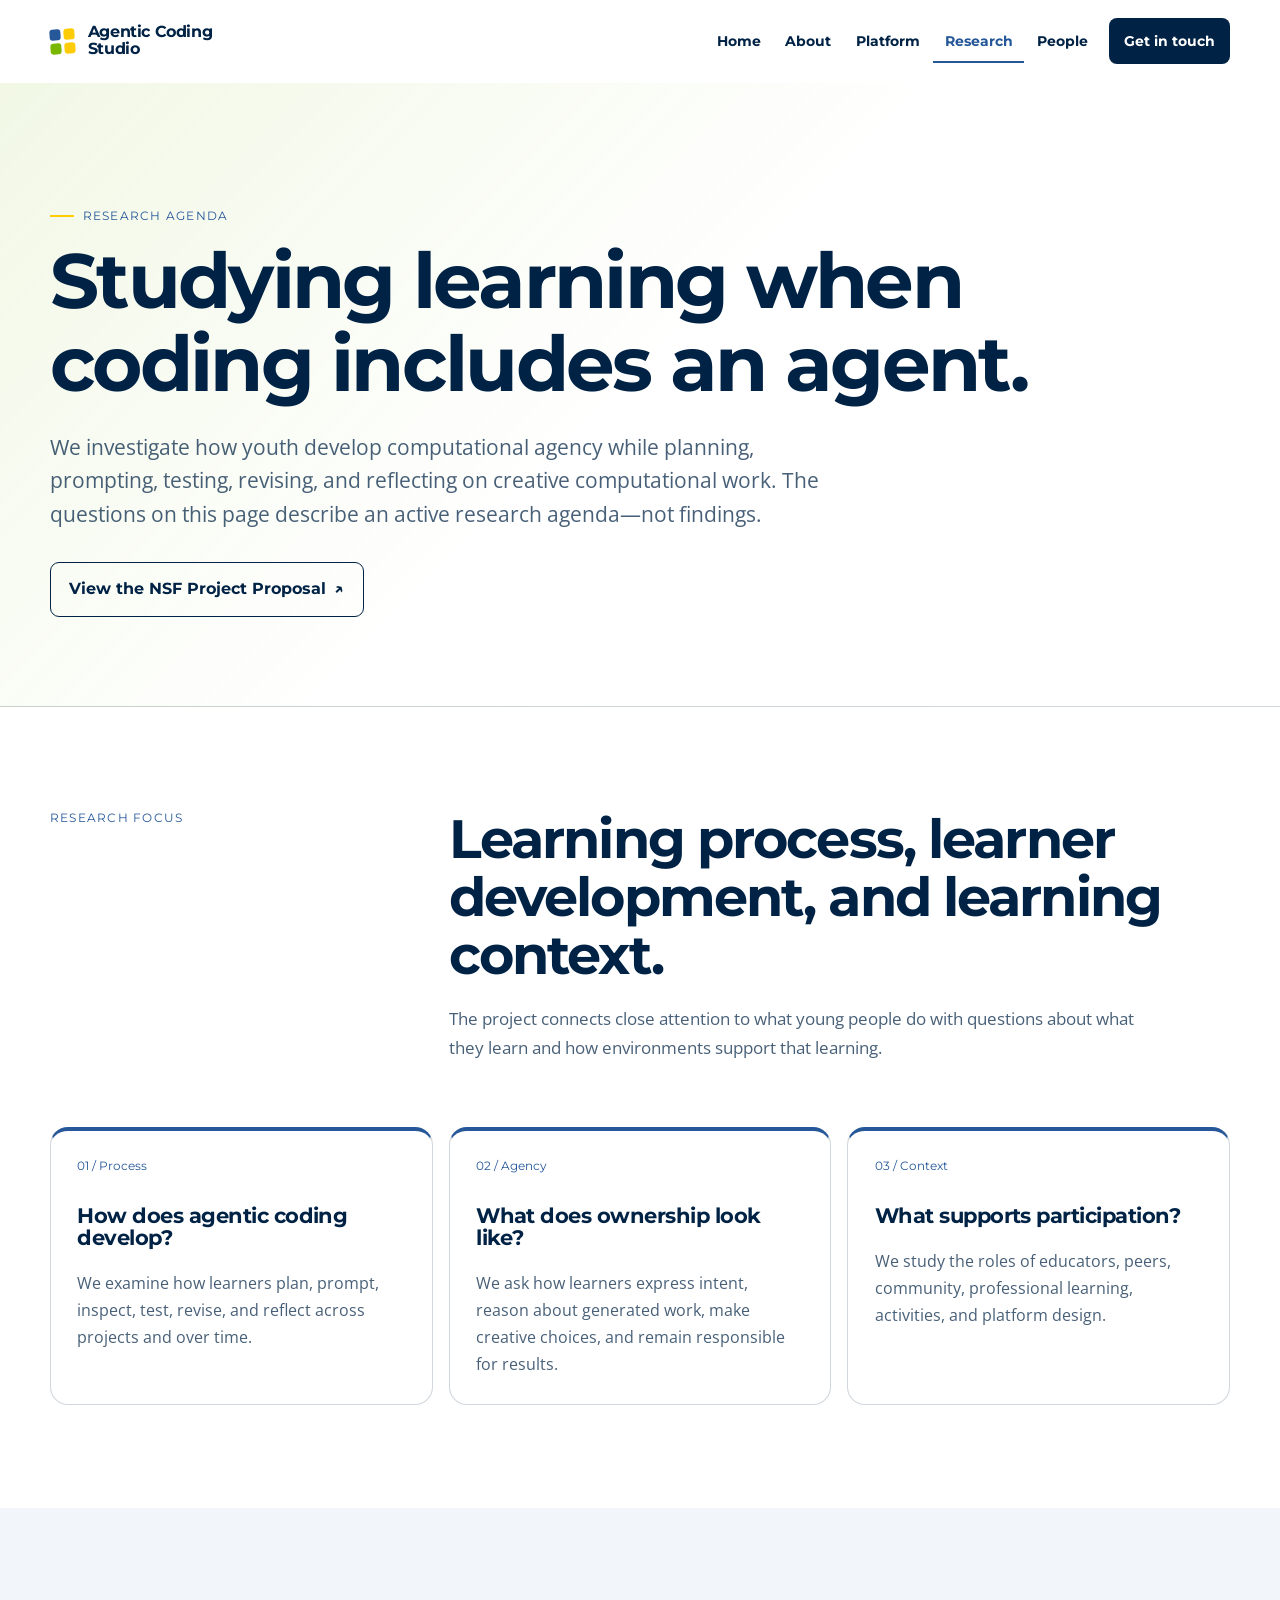
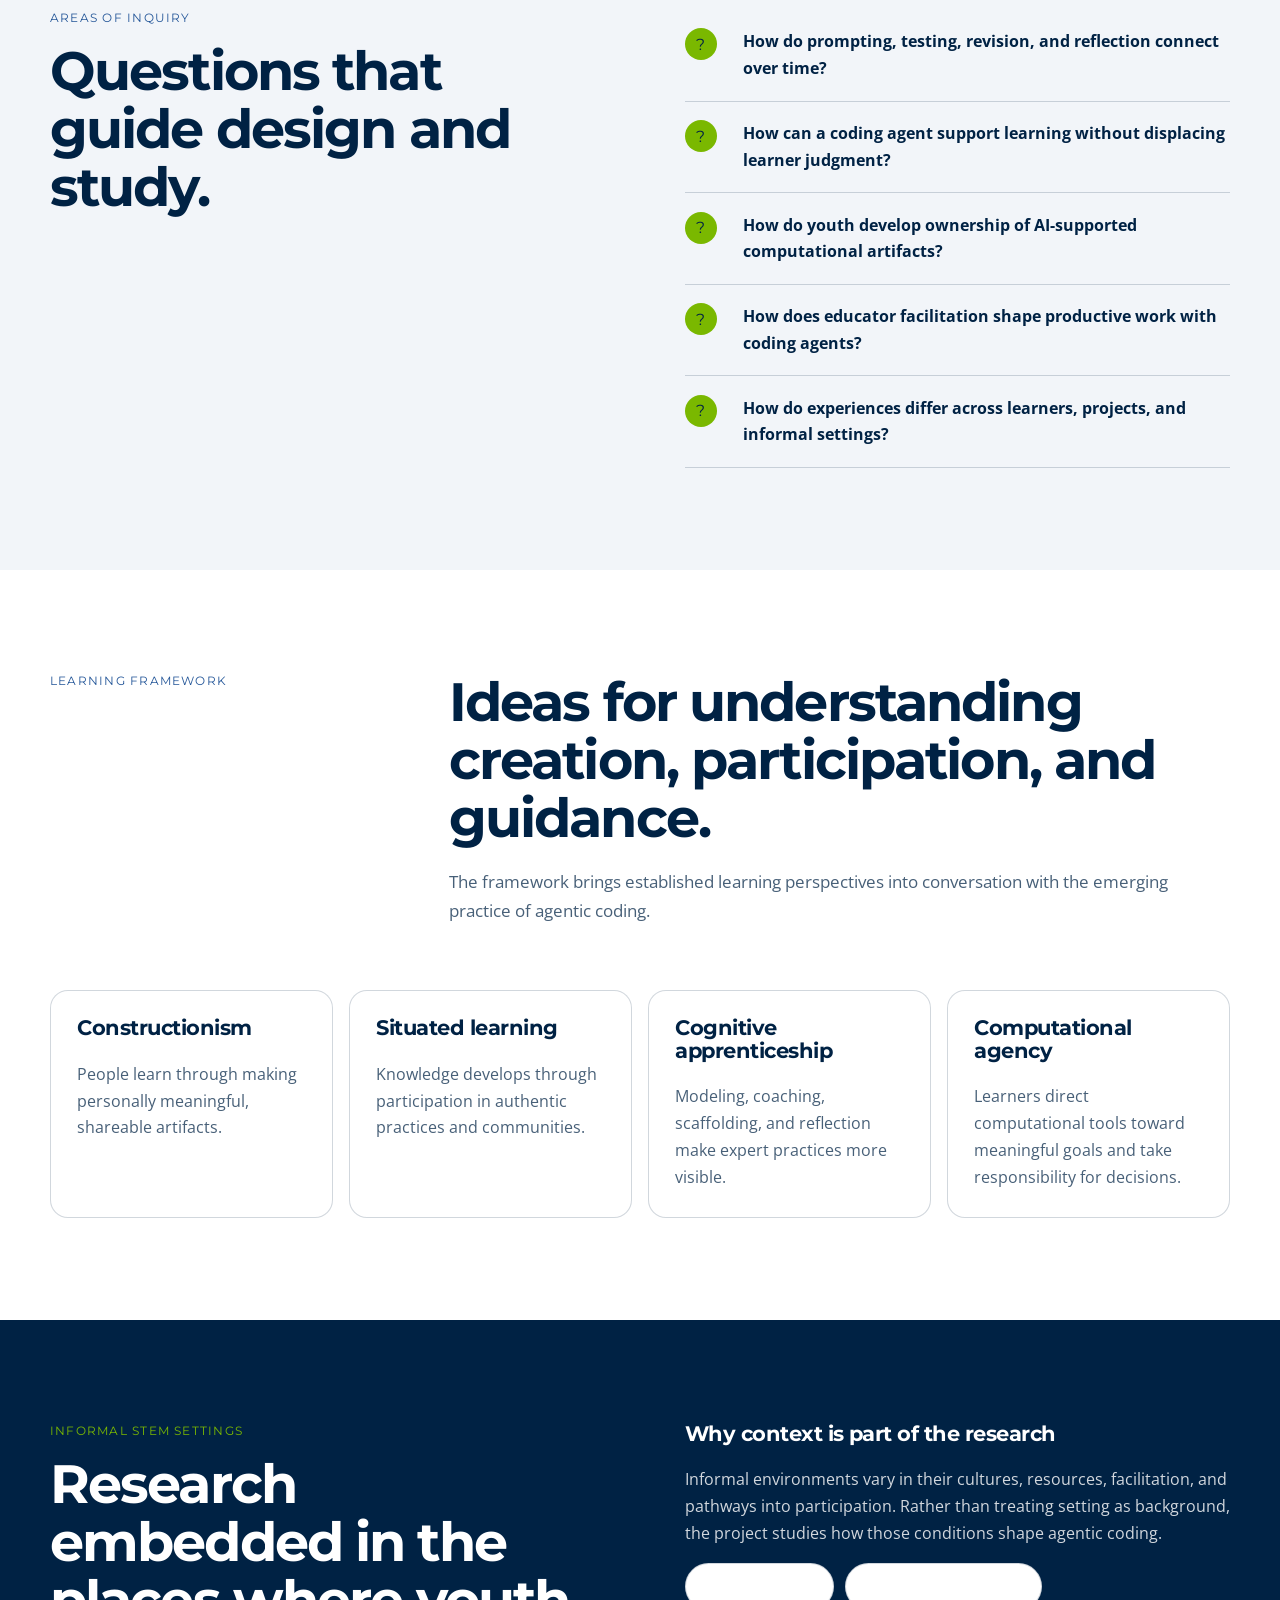
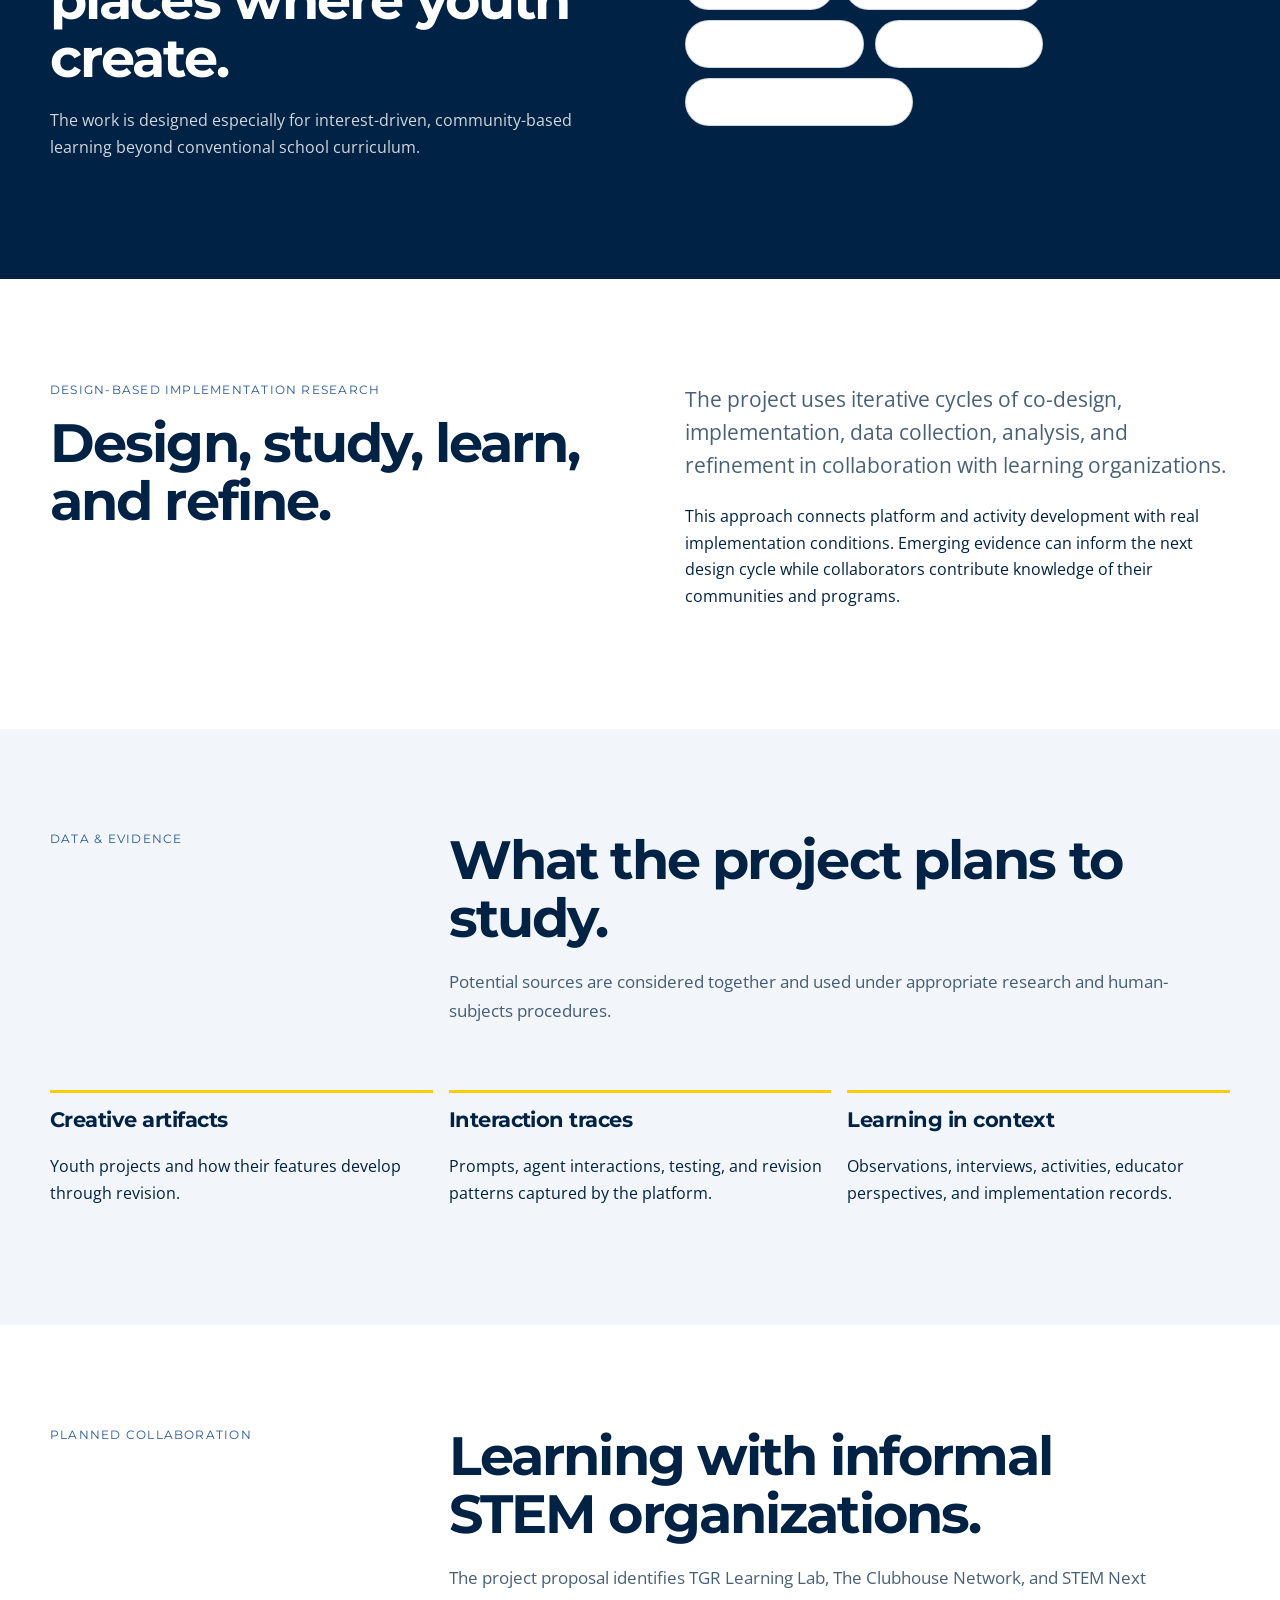
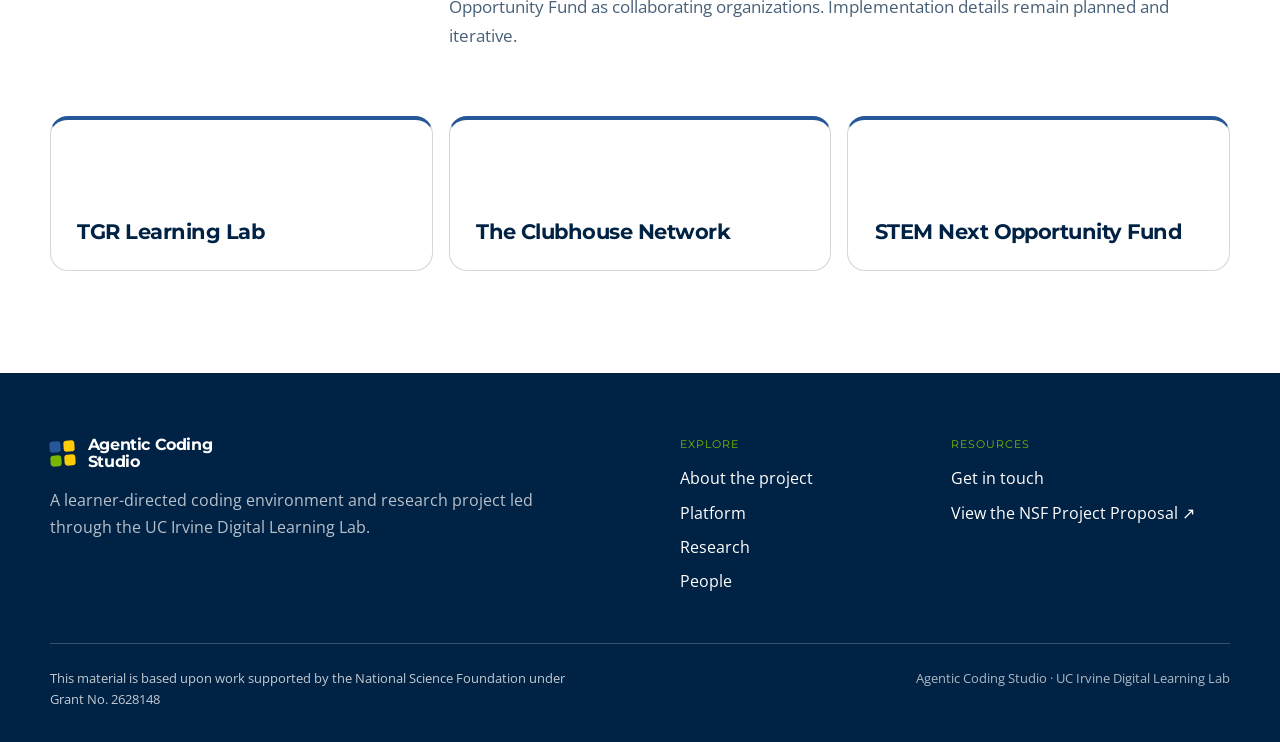
<file: research.html>
<!doctype html><html lang="en"><head><meta charset="utf-8"><meta name="viewport" content="width=device-width,initial-scale=1"><meta name="description" content="The Agentic Coding Studio research agenda, learning framework, informal STEM context, and planned evidence."><title>Research | Agentic Coding Studio</title><link rel="stylesheet" href="assets/styles.css"></head><body><a class="skip-link" href="#main">Skip to main content</a>
<header class="site-header"><div class="container nav-wrap"><a class="brand" href="index.html" aria-label="Agentic Coding Studio home"><span class="brand-mark" aria-hidden="true"><i></i><i></i><i></i><i></i></span><span>Agentic Coding<br>Studio</span></a><button class="menu-button" type="button" aria-expanded="false" aria-controls="site-nav">Menu</button><nav aria-label="Primary"><ul class="nav-list" id="site-nav"><li><a href="index.html">Home</a></li><li><a href="about.html">About</a></li><li><a href="platform.html">Platform</a></li><li><a href="research.html" aria-current="page">Research</a></li><li><a href="people.html">People</a></li><li><a class="contact-link" href="contact.html">Get in touch</a></li></ul></nav></div></header><main id="main">
<section class="hero page-hero"><div class="container"><p class="kicker">Research agenda</p><h1>Studying learning when coding includes an agent.</h1><p class="lede">We investigate how youth develop computational agency while planning, prompting, testing, revising, and reflecting on creative computational work. The questions on this page describe an active research agenda—not findings.</p><div class="actions"><a class="button secondary" href="https://drive.google.com/file/d/1i6zkVuX5a1_tt1JKTI5XqCLp001dNQ0z/view" target="_blank" rel="noopener">View the NSF Project Proposal <span aria-hidden="true">↗</span></a></div></div></section>
<section><div class="container"><div class="section-head"><p class="eyebrow">Research focus</p><div><h2>Learning process, learner development, and learning context.</h2><p class="section-intro">The project connects close attention to what young people do with questions about what they learn and how environments support that learning.</p></div></div><div class="cards"><article class="card card-accent"><span class="number">01 / Process</span><h3>How does agentic coding develop?</h3><p>We examine how learners plan, prompt, inspect, test, revise, and reflect across projects and over time.</p></article><article class="card card-accent"><span class="number">02 / Agency</span><h3>What does ownership look like?</h3><p>We ask how learners express intent, reason about generated work, make creative choices, and remain responsible for results.</p></article><article class="card card-accent"><span class="number">03 / Context</span><h3>What supports participation?</h3><p>We study the roles of educators, peers, community, professional learning, activities, and platform design.</p></article></div></div></section>
<section class="section-tint"><div class="container split"><div><p class="eyebrow">Areas of inquiry</p><h2>Questions that guide design and study.</h2></div><ul class="question-list"><li>How do prompting, testing, revision, and reflection connect over time?</li><li>How can a coding agent support learning without displacing learner judgment?</li><li>How do youth develop ownership of AI-supported computational artifacts?</li><li>How does educator facilitation shape productive work with coding agents?</li><li>How do experiences differ across learners, projects, and informal settings?</li></ul></div></section>
<section><div class="container"><div class="section-head"><p class="eyebrow">Learning framework</p><div><h2>Ideas for understanding creation, participation, and guidance.</h2><p class="section-intro">The framework brings established learning perspectives into conversation with the emerging practice of agentic coding.</p></div></div><div class="foundation-grid"><article class="card"><h3>Constructionism</h3><p>People learn through making personally meaningful, shareable artifacts.</p></article><article class="card"><h3>Situated learning</h3><p>Knowledge develops through participation in authentic practices and communities.</p></article><article class="card"><h3>Cognitive apprenticeship</h3><p>Modeling, coaching, scaffolding, and reflection make expert practices more visible.</p></article><article class="card"><h3>Computational agency</h3><p>Learners direct computational tools toward meaningful goals and take responsibility for decisions.</p></article></div></div></section>
<section class="section-dark"><div class="container split"><div><p class="eyebrow">Informal STEM settings</p><h2>Research embedded in the places where youth create.</h2><p>The work is designed especially for interest-driven, community-based learning beyond conventional school curriculum.</p></div><div><h3>Why context is part of the research</h3><p>Informal environments vary in their cultures, resources, facilitation, and pathways into participation. Rather than treating setting as background, the project studies how those conditions shape agentic coding.</p><ul class="setting-list"><li>Activity design</li><li>Educator facilitation</li><li>Peer collaboration</li><li>Local adaptation</li><li>Access and participation</li></ul></div></div></section>
<section><div class="container split"><div><p class="eyebrow">Design-based implementation research</p><h2>Design, study, learn, and refine.</h2></div><div><p class="lede">The project uses iterative cycles of co-design, implementation, data collection, analysis, and refinement in collaboration with learning organizations.</p><p>This approach connects platform and activity development with real implementation conditions. Emerging evidence can inform the next design cycle while collaborators contribute knowledge of their communities and programs.</p></div></div></section>
<section class="section-tint"><div class="container"><div class="section-head"><p class="eyebrow">Data &amp; evidence</p><div><h2>What the project plans to study.</h2><p class="section-intro">Potential sources are considered together and used under appropriate research and human-subjects procedures.</p></div></div><div class="evidence-grid"><article class="evidence"><h3>Creative artifacts</h3><p>Youth projects and how their features develop through revision.</p></article><article class="evidence"><h3>Interaction traces</h3><p>Prompts, agent interactions, testing, and revision patterns captured by the platform.</p></article><article class="evidence"><h3>Learning in context</h3><p>Observations, interviews, activities, educator perspectives, and implementation records.</p></article></div></div></section>
<section><div class="container"><div class="section-head"><p class="eyebrow">Planned collaboration</p><div><h2>Learning with informal STEM organizations.</h2><p class="section-intro">The project proposal identifies TGR Learning Lab, The Clubhouse Network, and STEM Next Opportunity Fund as collaborating organizations. Implementation details remain planned and iterative.</p></div></div><div class="partner-grid"><article class="card partner"><h3>TGR Learning Lab</h3></article><article class="card partner"><h3>The Clubhouse Network</h3></article><article class="card partner"><h3>STEM Next Opportunity Fund</h3></article></div></div></section></main><footer class="site-footer"><div class="container"><div class="footer-grid"><div><a class="brand" href="index.html"><span class="brand-mark" aria-hidden="true"><i></i><i></i><i></i><i></i></span><span>Agentic Coding<br>Studio</span></a><p>A learner-directed coding environment and research project led through the UC Irvine Digital Learning Lab.</p></div><div><div class="footer-label">Explore</div><ul><li><a href="about.html">About the project</a></li><li><a href="platform.html">Platform</a></li><li><a href="research.html">Research</a></li><li><a href="people.html">People</a></li></ul></div><div><div class="footer-label">Resources</div><ul><li><a href="contact.html">Get in touch</a></li><li><a href="https://drive.google.com/file/d/1i6zkVuX5a1_tt1JKTI5XqCLp001dNQ0z/view" target="_blank" rel="noopener">View the NSF Project Proposal <span aria-hidden="true">↗</span></a></li></ul></div></div><div class="footer-bottom"><p class="nsf">This material is based upon work supported by the National Science Foundation under Grant No. 2628148</p><span>Agentic Coding Studio · UC Irvine Digital Learning Lab</span></div></div></footer><script src="assets/site.js"></script></body></html>
</file>
<file: assets/styles.css>
@import url('https://fonts.googleapis.com/css2?family=Montserrat:wght@400;700&family=Open+Sans:wght@400;600;700&display=swap');

:root{--ink:#002244;--muted:rgba(0,34,68,.72);--paper:#fff;--white:#fff;--blue:#255799;--blue-2:#255799;--mint:#7ab800;--lime:#7ab800;--gold:#fecc07;--coral:#fecc07;--line:rgba(0,34,68,.18);--soft:rgba(37,87,153,.08);--max:1180px;--radius:18px;--shadow:0 18px 50px rgba(0,34,68,.12)}
*{box-sizing:border-box}html{scroll-behavior:smooth}body{margin:0;background:var(--paper);color:var(--ink);font:400 1rem/1.68 'Open Sans',Arial,sans-serif}a{color:inherit;text-underline-offset:.2em}p{margin-top:0}img,svg{max-width:100%}.container{width:min(calc(100% - 3rem),var(--max));margin-inline:auto}.narrow{max-width:780px}.skip-link{position:fixed;left:1rem;top:-5rem;z-index:100;background:var(--ink);color:white;padding:.75rem 1rem;border-radius:8px}.skip-link:focus{top:1rem}
:focus-visible{outline:3px solid var(--gold);outline-offset:3px}.site-header{position:sticky;top:0;z-index:20;background:rgba(255,255,255,.94);backdrop-filter:blur(14px);border-bottom:1px solid transparent}.site-header.scrolled{border-color:var(--line);box-shadow:0 4px 20px rgba(0,34,68,.04)}.nav-wrap{min-height:82px;display:flex;align-items:center;justify-content:space-between;gap:2rem}.brand{font-family:Montserrat,Arial,sans-serif;display:flex;align-items:center;gap:.8rem;text-decoration:none;font-weight:700;line-height:1.05;letter-spacing:-.025em}.brand-mark{display:grid;grid-template-columns:repeat(2,11px);gap:3px;transform:rotate(-4deg)}.brand-mark i{width:11px;height:11px;border-radius:3px;background:var(--blue-2)}.brand-mark i:nth-child(2){background:var(--gold)}.brand-mark i:nth-child(3){background:var(--mint)}.brand-mark i:nth-child(4){background:var(--coral)}.nav-list{display:flex;align-items:center;gap:.1rem;list-style:none;padding:0;margin:0}.nav-list a{font-family:Montserrat,Arial,sans-serif;display:block;padding:.6rem .72rem;border-radius:8px;text-decoration:none;font-size:.9rem;font-weight:700}.nav-list a:hover,.nav-list a:focus-visible{background:white}.nav-list a[aria-current=page]{color:var(--blue-2);box-shadow:inset 0 -2px var(--blue-2);border-radius:0}.nav-list .contact-link{margin-left:.45rem;background:var(--ink);color:white;padding:.68rem .95rem;border-radius:8px}.nav-list .contact-link:hover{background:var(--blue)}.menu-button{display:none;min-height:44px;border:1px solid var(--line);background:white;border-radius:9px;padding:.55rem .8rem;font:700 .9rem Montserrat,Arial,sans-serif}
.hero{padding:clamp(4.5rem,9vw,8rem) 0;overflow:hidden}.hero-home{min-height:calc(92vh - 82px);display:flex;align-items:center;position:relative;background:radial-gradient(circle at 88% 18%,rgba(122,184,0,.18),transparent 24%),linear-gradient(180deg,#fff,transparent)}.hero-home .container{width:min(calc(100% - clamp(2rem,10vw,9rem)),1240px)}.hero-grid{display:grid;grid-template-columns:minmax(0,1.45fr) minmax(300px,.55fr);gap:clamp(2.5rem,5vw,5rem);align-items:center;width:100%}.kicker,.eyebrow{margin:0 0 1rem;color:var(--blue-2);font:400 .77rem/1.3 Montserrat,Arial,sans-serif;text-transform:uppercase;letter-spacing:.1em}.kicker{display:inline-flex;gap:.55rem;align-items:center;color:var(--blue)}.kicker:before{content:'';width:24px;height:2px;background:var(--coral)}h1,h2,h3{margin-top:0;line-height:1.08;letter-spacing:-.035em;font-family:Montserrat,Arial,sans-serif;font-weight:700}h1{font-size:clamp(3.4rem,7vw,6.8rem);max-width:980px;margin-bottom:1.5rem}h2{font-size:clamp(2.15rem,4.2vw,3.7rem);margin-bottom:1.25rem}h3{font-size:1.3rem;letter-spacing:-.025em}.hero-home h1{font-size:clamp(3.4rem,7.2vw,6.7rem)}.hero-home h1 span{color:var(--blue-2)}.lede{max-width:770px;color:var(--muted);font-size:clamp(1.08rem,2vw,1.34rem);line-height:1.55}.actions{display:flex;flex-wrap:wrap;gap:.75rem;margin-top:2rem}.button{font-family:Montserrat,Arial,sans-serif;display:inline-flex;align-items:center;justify-content:center;gap:.5rem;min-height:48px;padding:.82rem 1.15rem;border:1px solid var(--ink);border-radius:9px;background:var(--ink);color:white;text-decoration:none;font-weight:700}.button:hover{background:var(--blue);border-color:var(--blue)}.button.secondary{background:transparent;color:var(--ink)}.button.secondary:hover{background:white;border-color:var(--ink)}.button.light{background:white;color:var(--ink);border-color:white}.text-link{font-weight:700;color:var(--blue);text-decoration-thickness:2px}.hero-art{min-height:430px;position:relative;margin-inline:1rem}.orbit{position:absolute;inset:6%;border:2px dashed rgba(0,34,68,.38);border-radius:48% 42% 52% 44%;transform:rotate(7deg)}.orbit:after{content:'Learner';position:absolute;inset:33%;display:grid;place-items:center;border-radius:50%;background:var(--ink);color:white;font:400 .8rem Montserrat,Arial,sans-serif;box-shadow:0 0 0 12px var(--paper)}.block{position:absolute;z-index:2;padding:1rem 1.1rem;border:2px solid var(--ink);border-radius:13px;background:white;box-shadow:6px 6px 0 var(--ink);font:400 .76rem Montserrat,Arial,sans-serif}.block.one{top:6%;left:4%;background:var(--gold);transform:rotate(-5deg)}.block.two{top:36%;right:2%;background:var(--mint);transform:rotate(4deg)}.block.three{bottom:8%;left:10%;background:var(--coral);transform:rotate(-2deg)}
section{padding:clamp(4.5rem,8vw,7rem) 0}.section-tint{background:rgba(37,87,153,.06)}.section-dark{background:var(--ink);color:white}.section-dark .eyebrow{color:var(--mint)}.section-dark .lede,.section-dark p{color:rgba(255,255,255,.82)}.section-head{display:grid;grid-template-columns:.62fr 1.38fr;gap:3rem;margin-bottom:3rem}.section-head h2{max-width:760px}.section-intro{max-width:720px;color:var(--muted);font-size:1.08rem}.split{display:grid;grid-template-columns:1fr 1fr;gap:clamp(2.5rem,7vw,7rem);align-items:start}.split.center{align-items:center}.cards{display:grid;grid-template-columns:repeat(3,1fr);gap:1rem}.card{background:white;border:1px solid var(--line);border-radius:var(--radius);padding:1.65rem}.card p{color:var(--muted);margin-bottom:0}.card .number{display:block;margin-bottom:2rem;font:400 .76rem Montserrat,Arial,sans-serif;color:var(--blue-2)}.card-accent{border-top:4px solid var(--blue-2)}.card.dark{background:#255799;border-color:rgba(255,255,255,.24);color:white}.card.dark p{color:rgba(255,255,255,.82)}.quote-panel{padding:2rem;background:var(--gold);border-radius:var(--radius);font-size:1.3rem;font-weight:700;line-height:1.45;box-shadow:var(--shadow)}
.cycle-wrap{position:relative}.cycle{list-style:none;padding:0;margin:2.5rem 0 0;display:grid;grid-template-columns:repeat(7,1fr);gap:.65rem;counter-reset:cycle}.cycle li{counter-increment:cycle;position:relative;min-height:145px;background:#255799;border:1px solid rgba(255,255,255,.24);border-radius:13px;padding:1rem;font-weight:700;display:flex;flex-direction:column;justify-content:space-between}.cycle li:before{content:'0' counter(cycle);color:var(--mint);font:400 .74rem Montserrat,Arial,sans-serif}.cycle li:not(:last-child):after{content:'→';position:absolute;right:-.65rem;top:45%;z-index:2;color:var(--gold)}.cycle-note{margin:1.2rem 0 0;text-align:right;font:400 .78rem Montserrat,Arial,sans-serif;color:var(--mint)!important}.project-grid{display:grid;grid-template-columns:repeat(5,1fr);gap:.8rem}.project-type{min-height:180px;padding:1.25rem;border-radius:var(--radius);display:flex;flex-direction:column;justify-content:space-between;border:1px solid var(--line);background:white}.project-type:nth-child(2){background:var(--mint)}.project-type:nth-child(4){background:rgba(254,204,7,.35)}.project-type .icon{font-size:2rem}.project-type h3{margin-bottom:0}.setting-list,.pill-list{display:flex;flex-wrap:wrap;gap:.65rem;padding:0;list-style:none}.setting-list li,.pill-list li{border:1px solid var(--line);background:white;border-radius:99px;padding:.58rem .95rem;font-weight:700}.informal-section .section-head{margin-bottom:2.5rem}.setting-grid{display:grid;grid-template-columns:repeat(6,1fr);gap:1rem}.setting-card{grid-column:span 2;min-height:210px;padding:1.4rem;border:1px solid rgba(255,255,255,.24);border-radius:var(--radius);background:#255799;display:flex;flex-direction:column;justify-content:space-between}.setting-card:nth-child(4){grid-column:2/span 2}.setting-card h3{margin:0 0 .65rem;color:white}.setting-card p{margin:0;color:rgba(255,255,255,.82)}.setting-num{color:var(--gold);font:400 .75rem Montserrat,Arial,sans-serif}.partner-grid{display:grid;grid-template-columns:repeat(3,1fr);gap:1rem}.partner{min-height:155px;display:flex;align-items:flex-end;border-top:4px solid var(--blue-2)}.partner h3{margin:0}.cta-panel{padding:clamp(2rem,5vw,4rem);border-radius:24px;background:var(--blue);color:white;display:grid;grid-template-columns:1.2fr .8fr;gap:2rem;align-items:end}.cta-panel h2{margin-bottom:.5rem}.cta-panel p{color:rgba(255,255,255,.88)}.cta-panel .actions{justify-content:flex-end}
.page-hero{padding-bottom:clamp(3.5rem,7vw,6rem);border-bottom:1px solid var(--line);background:linear-gradient(135deg,rgba(122,184,0,.10),transparent 50%)}.page-hero h1{font-size:clamp(3rem,6vw,5.5rem)}.page-meta{margin-top:2rem;display:flex;gap:1rem;flex-wrap:wrap;color:var(--muted);font:400 .76rem Montserrat,Arial,sans-serif;text-transform:uppercase}.principles{display:grid;grid-template-columns:repeat(2,1fr);gap:1rem}.principle{padding:1.6rem;border-left:4px solid var(--coral);background:white}.principle:nth-child(2n){border-color:var(--mint)}.principle h3{margin-bottom:.5rem}.question-list{list-style:none;padding:0;margin:0}.question-list li{display:grid;grid-template-columns:42px 1fr;gap:1rem;padding:1.15rem 0;border-bottom:1px solid var(--line);font-weight:700}.question-list li:before{content:'?';width:32px;height:32px;display:grid;place-items:center;border-radius:50%;background:var(--mint);font:400 1rem Montserrat,Arial,sans-serif}.feature{display:grid;grid-template-columns:70px 1fr;gap:1.5rem;padding:2.5rem 0;border-top:1px solid var(--line)}.feature:last-child{border-bottom:1px solid var(--line)}.feature-num{width:52px;height:52px;display:grid;place-items:center;background:var(--mint);border-radius:12px;font:400 .78rem Montserrat,Arial,sans-serif}.status{display:inline-block;margin-bottom:.8rem;color:var(--blue);background:rgba(122,184,0,.18);border-radius:99px;padding:.32rem .68rem;font:400 .68rem Montserrat,Arial,sans-serif;text-transform:uppercase;letter-spacing:.06em}.status.gold{background:rgba(254,204,7,.25)}.platform-diagram{background:white;border:1px solid var(--line);border-radius:22px;padding:2rem;box-shadow:var(--shadow)}.diagram-row{display:grid;grid-template-columns:1fr auto 1fr;align-items:center;gap:.8rem}.diagram-box{min-height:135px;padding:1.2rem;border-radius:14px;background:var(--soft)}.diagram-box:last-child{background:var(--mint)}.diagram-center{font-size:1.5rem;color:var(--blue)}.foundation-grid{display:grid;grid-template-columns:repeat(4,1fr);gap:1rem}.evidence-grid{display:grid;grid-template-columns:repeat(3,1fr);gap:1rem}.evidence{border-top:3px solid var(--gold);padding-top:1rem}.timeline{display:grid;grid-template-columns:repeat(2,1fr);gap:1rem}.phase{border-left:4px solid var(--gold);padding:1.6rem;background:white;border-radius:0 14px 14px 0}.phase.future{border-color:var(--mint)}.people-grid{display:grid;grid-template-columns:repeat(2,1fr);gap:1rem}.person{min-height:245px;display:flex;flex-direction:column;justify-content:space-between}.person .role{color:var(--blue-2);font:400 .73rem Montserrat,Arial,sans-serif;text-transform:uppercase;letter-spacing:.05em}.person h3{font-size:1.55rem}.advisors{display:grid;grid-template-columns:repeat(4,1fr);gap:1rem}.advisor{border-top:3px solid var(--ink);padding:1.2rem 0}.advisor-photo{display:block;width:100%;aspect-ratio:1/1;object-fit:cover;object-position:center top;margin-bottom:1.2rem;border-radius:14px;background:var(--soft)}.advisor-with-photo h3{margin-bottom:.5rem}.placeholder{border:2px dashed rgba(0,34,68,.38);border-radius:var(--radius);padding:2rem;background:rgba(255,255,255,.55)}.todo{font:400 .72rem Montserrat,Arial,sans-serif;color:var(--blue-2);text-transform:uppercase}.contact-paths{display:grid;grid-template-columns:repeat(2,1fr);gap:1rem}.contact-path{padding:1.5rem;background:white;border-radius:var(--radius);border:1px solid var(--line)}
.page-hero{padding-bottom:clamp(3.5rem,7vw,6rem);border-bottom:1px solid var(--line);background:linear-gradient(135deg,rgba(122,184,0,.10),transparent 50%)}.page-hero h1{font-size:clamp(3rem,6vw,5.5rem)}.page-meta{margin-top:2rem;display:flex;gap:1rem;flex-wrap:wrap;color:var(--muted);font:400 .76rem Montserrat,Arial,sans-serif;text-transform:uppercase}.principles{display:grid;grid-template-columns:repeat(2,1fr);gap:1rem}.principle{padding:1.6rem;border-left:4px solid var(--coral);background:white}.principle:nth-child(2n){border-color:var(--mint)}.principle h3{margin-bottom:.5rem}.question-list{list-style:none;padding:0;margin:0}.question-list li{display:grid;grid-template-columns:42px 1fr;gap:1rem;padding:1.15rem 0;border-bottom:1px solid var(--line);font-weight:700}.question-list li:before{content:'?';width:32px;height:32px;display:grid;place-items:center;border-radius:50%;background:var(--mint);font:400 1rem Montserrat,Arial,sans-serif}.feature{display:grid;grid-template-columns:70px 1fr;gap:1.5rem;padding:2.5rem 0;border-top:1px solid var(--line)}.feature:last-child{border-bottom:1px solid var(--line)}.feature-num{width:52px;height:52px;display:grid;place-items:center;background:var(--mint);border-radius:12px;font:400 .78rem Montserrat,Arial,sans-serif}.status{display:inline-block;margin-bottom:.8rem;color:var(--blue);background:rgba(122,184,0,.18);border-radius:99px;padding:.32rem .68rem;font:400 .68rem Montserrat,Arial,sans-serif;text-transform:uppercase;letter-spacing:.06em}.status.gold{background:rgba(254,204,7,.25)}.platform-diagram{background:white;border:1px solid var(--line);border-radius:22px;padding:2rem;box-shadow:var(--shadow)}.diagram-row{display:grid;grid-template-columns:1fr auto 1fr;align-items:center;gap:.8rem}.diagram-box{min-height:135px;padding:1.2rem;border-radius:14px;background:var(--soft)}.diagram-box:last-child{background:var(--mint)}.diagram-center{font-size:1.5rem;color:var(--blue)}.foundation-grid{display:grid;grid-template-columns:repeat(4,1fr);gap:1rem}.evidence-grid{display:grid;grid-template-columns:repeat(3,1fr);gap:1rem}.evidence{border-top:3px solid var(--gold);padding-top:1rem}.timeline{display:grid;grid-template-columns:repeat(2,1fr);gap:1rem}.phase{border-left:4px solid var(--gold);padding:1.6rem;background:white;border-radius:0 14px 14px 0}.phase.future{border-color:var(--mint)}.people-grid{display:grid;grid-template-columns:repeat(2,1fr);gap:1rem}.person{min-height:245px;display:flex;flex-direction:column;justify-content:space-between}.person .role{color:var(--blue-2);font:400 .73rem Montserrat,Arial,sans-serif;text-transform:uppercase;letter-spacing:.05em}.person h3{font-size:1.55rem}.advisors{display:grid;grid-template-columns:repeat(4,1fr);gap:1rem}.advisor{border-top:3px solid var(--ink);padding:1.2rem 0}.placeholder{border:2px dashed rgba(0,34,68,.38);border-radius:var(--radius);padding:2rem;background:rgba(255,255,255,.55)}.todo{font:400 .72rem Montserrat,Arial,sans-serif;color:var(--blue-2);text-transform:uppercase}.contact-paths{display:grid;grid-template-columns:repeat(2,1fr);gap:1rem}.contact-path{padding:1.5rem;background:white;border-radius:var(--radius);border:1px solid var(--line)}
.platform-preview{border-block:1px solid var(--line)}.platform-entry{display:grid;grid-template-columns:minmax(0,.85fr) minmax(420px,1.15fr);gap:clamp(2rem,6vw,6rem);align-items:center;margin-bottom:clamp(3.5rem,7vw,6rem)}.platform-entry .button{margin-top:.75rem}.platform-shot{margin:0;min-width:0}.platform-shot-frame{overflow:hidden;border:1px solid var(--line);border-radius:16px;background:white;box-shadow:var(--shadow)}.platform-shot img{display:block;width:100%;height:auto}.platform-shot figcaption{padding:1.2rem .2rem 0}.platform-shot figcaption strong{display:block;margin:.35rem 0 .45rem;font:700 1.15rem/1.3 Montserrat,Arial,sans-serif}.platform-shot figcaption p{max-width:680px;margin:0;color:var(--muted)}.figure-label{color:var(--blue);font:400 .7rem/1.3 Montserrat,Arial,sans-serif;text-transform:uppercase;letter-spacing:.08em}.platform-shot-home .platform-shot-frame{border-top:4px solid var(--gold)}.platform-shot-workspace .platform-shot-frame{border-top:4px solid var(--mint)}.platform-shot-workspace figcaption{display:grid;grid-template-columns:minmax(0,1fr) minmax(420px,.9fr);gap:2rem}.workspace-key{display:grid;grid-template-columns:repeat(3,1fr);gap:.65rem;margin:0;padding:0;list-style:none}.workspace-key li{padding:.8rem;border-left:3px solid var(--gold);background:white;color:var(--muted);font-size:.85rem}.workspace-key li:nth-child(2){border-color:var(--mint)}.workspace-key li:nth-child(3){border-color:var(--blue)}.workspace-key span{display:block;color:var(--ink);font:700 .72rem Montserrat,Arial,sans-serif;text-transform:uppercase;letter-spacing:.04em}
.site-footer{background:var(--ink);color:white;padding:4rem 0 2rem}.footer-grid{display:grid;grid-template-columns:1.5fr .6fr .7fr;gap:2rem}.site-footer .brand{max-width:220px;margin-bottom:1rem}.site-footer p{color:rgba(255,255,255,.72);max-width:520px}.site-footer ul{list-style:none;padding:0;margin:0}.site-footer li+li{margin-top:.45rem}.site-footer a{color:#fff;text-decoration:none}.site-footer a:hover{text-decoration:underline;color:var(--mint)}.footer-label{font:400 .7rem Montserrat,Arial,sans-serif;text-transform:uppercase;color:var(--mint);letter-spacing:.09em;margin-bottom:.9rem}.footer-bottom{border-top:1px solid rgba(255,255,255,.22);margin-top:3rem;padding-top:1.5rem;display:grid;grid-template-columns:1fr auto;gap:2rem;font-size:.8rem;color:rgba(255,255,255,.68)}.nsf{max-width:720px;margin:0!important;color:rgba(255,255,255,.76)!important}
@media(max-width:950px){.menu-button{display:block}.nav-list{display:none;position:absolute;top:72px;left:1.5rem;right:1.5rem;flex-direction:column;align-items:stretch;background:white;border:1px solid var(--line);padding:.75rem;border-radius:12px;box-shadow:var(--shadow)}.nav-list.open{display:flex}.nav-list .contact-link{margin-left:0}.nav-list a[aria-current=page]{box-shadow:none;background:var(--soft);border-radius:8px}.hero-grid,.split,.section-head,.cta-panel{grid-template-columns:1fr}.hero-art{min-height:340px;max-width:510px;width:calc(100% - 2rem);margin:auto}.cycle{grid-template-columns:repeat(4,1fr)}.cycle li:not(:last-child):after{display:none}.cards,.evidence-grid{grid-template-columns:repeat(2,1fr)}.project-grid{grid-template-columns:repeat(3,1fr)}.setting-grid{grid-template-columns:repeat(2,1fr)}.setting-card,.setting-card:nth-child(4){grid-column:auto}.foundation-grid{grid-template-columns:repeat(2,1fr)}.cta-panel .actions{justify-content:flex-start}.footer-grid{grid-template-columns:1fr 1fr}.footer-grid>div:first-child{grid-column:1/-1}}
@media(max-width:620px){.container{width:min(calc(100% - 2rem),var(--max))}.hero-home .container{width:calc(100% - 2rem)}.nav-wrap{min-height:72px}.brand{font-size:.9rem}h1,.hero-home h1{font-size:clamp(2.8rem,14vw,4rem)}.hero{padding:3.7rem 0}.hero-home{min-height:auto}.hero-grid{gap:1rem}.hero-art{min-height:290px}.block{padding:.75rem;font-size:.66rem}.cycle,.cards,.project-grid,.partner-grid,.setting-grid,.principles,.foundation-grid,.evidence-grid,.timeline,.people-grid,.advisors,.contact-paths,.footer-grid{grid-template-columns:1fr}.cycle li{min-height:95px}.project-type{min-height:125px}.setting-card{min-height:165px}.feature{grid-template-columns:1fr;gap:.5rem}.section-head{gap:.4rem}.card{padding:1.35rem}.footer-grid>div:first-child{grid-column:auto}.footer-bottom{grid-template-columns:1fr}.diagram-row{grid-template-columns:1fr}.diagram-center{text-align:center;transform:rotate(90deg)}.workspace-key{grid-template-columns:1fr}}
.hero{padding:clamp(4.5rem,9vw,8rem) 0;overflow:hidden}.hero-home{min-height:calc(92vh - 82px);display:flex;align-items:center;position:relative;background:radial-gradient(circle at 88% 18%,rgba(122,184,0,.18),transparent 24%),linear-gradient(180deg,#fff,transparent)}.hero-grid{display:grid;grid-template-columns:minmax(0,1.45fr) minmax(300px,.55fr);gap:4rem;align-items:center;width:100%}.kicker,.eyebrow{margin:0 0 1rem;color:var(--blue-2);font:400 .77rem/1.3 Montserrat,Arial,sans-serif;text-transform:uppercase;letter-spacing:.1em}.kicker{display:inline-flex;gap:.55rem;align-items:center;color:var(--blue)}.kicker:before{content:'';width:24px;height:2px;background:var(--coral)}h1,h2,h3{margin-top:0;line-height:1.08;letter-spacing:-.035em;font-family:Montserrat,Arial,sans-serif;font-weight:700}h1{font-size:clamp(3.4rem,7vw,6.8rem);max-width:980px;margin-bottom:1.5rem}h2{font-size:clamp(2.15rem,4.2vw,3.7rem);margin-bottom:1.25rem}h3{font-size:1.3rem;letter-spacing:-.025em}.hero-home h1{font-size:clamp(3.4rem,7.2vw,6.7rem)}.hero-home h1 span{color:var(--blue-2)}.lede{max-width:770px;color:var(--muted);font-size:clamp(1.08rem,2vw,1.34rem);line-height:1.55}.actions{display:flex;flex-wrap:wrap;gap:.75rem;margin-top:2rem}.button{font-family:Montserrat,Arial,sans-serif;display:inline-flex;align-items:center;justify-content:center;gap:.5rem;min-height:48px;padding:.82rem 1.15rem;border:1px solid var(--ink);border-radius:9px;background:var(--ink);color:white;text-decoration:none;font-weight:700}.button:hover{background:var(--blue);border-color:var(--blue)}.button.secondary{background:transparent;color:var(--ink)}.button.secondary:hover{background:white;border-color:var(--ink)}.button.light{background:white;color:var(--ink);border-color:white}.text-link{font-weight:700;color:var(--blue);text-decoration-thickness:2px}.hero-art{min-height:430px;position:relative}.orbit{position:absolute;inset:6%;border:2px dashed rgba(0,34,68,.38);border-radius:48% 42% 52% 44%;transform:rotate(7deg)}.orbit:after{content:'Learner';position:absolute;inset:33%;display:grid;place-items:center;border-radius:50%;background:var(--ink);color:white;font:400 .8rem Montserrat,Arial,sans-serif;box-shadow:0 0 0 12px var(--paper)}.block{position:absolute;z-index:2;padding:1rem 1.1rem;border:2px solid var(--ink);border-radius:13px;background:white;box-shadow:6px 6px 0 var(--ink);font:400 .76rem Montserrat,Arial,sans-serif}.block.one{top:6%;left:4%;background:var(--gold);transform:rotate(-5deg)}.block.two{top:36%;right:-2%;background:var(--mint);transform:rotate(4deg)}.block.three{bottom:8%;left:10%;background:var(--coral);transform:rotate(-2deg)}
section{padding:clamp(4.5rem,8vw,7rem) 0}.section-tint{background:rgba(37,87,153,.06)}.section-dark{background:var(--ink);color:white}.section-dark .eyebrow{color:var(--mint)}.section-dark .lede,.section-dark p{color:rgba(255,255,255,.82)}.section-head{display:grid;grid-template-columns:.62fr 1.38fr;gap:3rem;margin-bottom:3rem}.section-head h2{max-width:760px}.section-intro{max-width:720px;color:var(--muted);font-size:1.08rem}.split{display:grid;grid-template-columns:1fr 1fr;gap:clamp(2.5rem,7vw,7rem);align-items:start}.split.center{align-items:center}.cards{display:grid;grid-template-columns:repeat(3,1fr);gap:1rem}.card{background:white;border:1px solid var(--line);border-radius:var(--radius);padding:1.65rem}.card p{color:var(--muted);margin-bottom:0}.card .number{display:block;margin-bottom:2rem;font:400 .76rem Montserrat,Arial,sans-serif;color:var(--blue-2)}.card-accent{border-top:4px solid var(--blue-2)}.card.dark{background:#255799;border-color:rgba(255,255,255,.24);color:white}.card.dark p{color:rgba(255,255,255,.82)}.quote-panel{padding:2rem;background:var(--gold);border-radius:var(--radius);font-size:1.3rem;font-weight:700;line-height:1.45;box-shadow:var(--shadow)}
.cycle-wrap{position:relative}.cycle{list-style:none;padding:0;margin:2.5rem 0 0;display:grid;grid-template-columns:repeat(7,1fr);gap:.65rem;counter-reset:cycle}.cycle li{counter-increment:cycle;position:relative;min-height:145px;background:#255799;border:1px solid rgba(255,255,255,.24);border-radius:13px;padding:1rem;font-weight:700;display:flex;flex-direction:column;justify-content:space-between}.cycle li:before{content:'0' counter(cycle);color:var(--mint);font:400 .74rem Montserrat,Arial,sans-serif}.cycle li:not(:last-child):after{content:'→';position:absolute;right:-.65rem;top:45%;z-index:2;color:var(--gold)}.cycle-note{margin:1.2rem 0 0;text-align:right;font:400 .78rem Montserrat,Arial,sans-serif;color:var(--mint)!important}.project-grid{display:grid;grid-template-columns:repeat(5,1fr);gap:.8rem}.project-type{min-height:180px;padding:1.25rem;border-radius:var(--radius);display:flex;flex-direction:column;justify-content:space-between;border:1px solid var(--line);background:white}.project-type:nth-child(2){background:var(--mint)}.project-type:nth-child(4){background:rgba(254,204,7,.35)}.project-type .icon{font-size:2rem}.project-type h3{margin-bottom:0}.setting-list,.pill-list{display:flex;flex-wrap:wrap;gap:.65rem;padding:0;list-style:none}.setting-list li,.pill-list li{border:1px solid var(--line);background:white;border-radius:99px;padding:.58rem .95rem;font-weight:700}.partner-grid{display:grid;grid-template-columns:repeat(3,1fr);gap:1rem}.partner{min-height:155px;display:flex;align-items:flex-end;border-top:4px solid var(--blue-2)}.partner h3{margin:0}.cta-panel{padding:clamp(2rem,5vw,4rem);border-radius:24px;background:var(--blue);color:white;display:grid;grid-template-columns:1.2fr .8fr;gap:2rem;align-items:end}.cta-panel h2{margin-bottom:.5rem}.cta-panel p{color:rgba(255,255,255,.88)}.cta-panel .actions{justify-content:flex-end}
.page-hero{padding-bottom:clamp(3.5rem,7vw,6rem);border-bottom:1px solid var(--line);background:linear-gradient(135deg,rgba(122,184,0,.10),transparent 50%)}.page-hero h1{font-size:clamp(3rem,6vw,5.5rem)}.page-meta{margin-top:2rem;display:flex;gap:1rem;flex-wrap:wrap;color:var(--muted);font:400 .76rem Montserrat,Arial,sans-serif;text-transform:uppercase}.principles{display:grid;grid-template-columns:repeat(2,1fr);gap:1rem}.principle{padding:1.6rem;border-left:4px solid var(--coral);background:white}.principle:nth-child(2n){border-color:var(--mint)}.principle h3{margin-bottom:.5rem}.question-list{list-style:none;padding:0;margin:0}.question-list li{display:grid;grid-template-columns:42px 1fr;gap:1rem;padding:1.15rem 0;border-bottom:1px solid var(--line);font-weight:700}.question-list li:before{content:'?';width:32px;height:32px;display:grid;place-items:center;border-radius:50%;background:var(--mint);font:400 1rem Montserrat,Arial,sans-serif}.feature{display:grid;grid-template-columns:70px 1fr;gap:1.5rem;padding:2.5rem 0;border-top:1px solid var(--line)}.feature:last-child{border-bottom:1px solid var(--line)}.feature-num{width:52px;height:52px;display:grid;place-items:center;background:var(--mint);border-radius:12px;font:400 .78rem Montserrat,Arial,sans-serif}.status{display:inline-block;margin-bottom:.8rem;color:var(--blue);background:rgba(122,184,0,.18);border-radius:99px;padding:.32rem .68rem;font:400 .68rem Montserrat,Arial,sans-serif;text-transform:uppercase;letter-spacing:.06em}.status.gold{background:rgba(254,204,7,.25)}.platform-diagram{background:white;border:1px solid var(--line);border-radius:22px;padding:2rem;box-shadow:var(--shadow)}.diagram-row{display:grid;grid-template-columns:1fr auto 1fr;align-items:center;gap:.8rem}.diagram-box{min-height:135px;padding:1.2rem;border-radius:14px;background:var(--soft)}.diagram-box:last-child{background:var(--mint)}.diagram-center{font-size:1.5rem;color:var(--blue)}.foundation-grid{display:grid;grid-template-columns:repeat(4,1fr);gap:1rem}.evidence-grid{display:grid;grid-template-columns:repeat(3,1fr);gap:1rem}.evidence{border-top:3px solid var(--gold);padding-top:1rem}.timeline{display:grid;grid-template-columns:repeat(2,1fr);gap:1rem}.phase{border-left:4px solid var(--gold);padding:1.6rem;background:white;border-radius:0 14px 14px 0}.phase.future{border-color:var(--mint)}.people-grid{display:grid;grid-template-columns:repeat(2,1fr);gap:1rem}.person{min-height:245px;display:flex;flex-direction:column;justify-content:space-between}.person .role{color:var(--blue-2);font:400 .73rem Montserrat,Arial,sans-serif;text-transform:uppercase;letter-spacing:.05em}.person h3{font-size:1.55rem}.advisors{display:grid;grid-template-columns:repeat(4,1fr);gap:1rem}.advisor{border-top:3px solid var(--ink);padding:1.2rem 0}.placeholder{border:2px dashed rgba(0,34,68,.38);border-radius:var(--radius);padding:2rem;background:rgba(255,255,255,.55)}.todo{font:400 .72rem Montserrat,Arial,sans-serif;color:var(--blue-2);text-transform:uppercase}.contact-paths{display:grid;grid-template-columns:repeat(2,1fr);gap:1rem}.contact-path{padding:1.5rem;background:white;border-radius:var(--radius);border:1px solid var(--line)}
.site-footer{background:var(--ink);color:white;padding:4rem 0 2rem}.footer-grid{display:grid;grid-template-columns:1.5fr .6fr .7fr;gap:2rem}.site-footer .brand{max-width:220px;margin-bottom:1rem}.site-footer p{color:rgba(255,255,255,.72);max-width:520px}.site-footer ul{list-style:none;padding:0;margin:0}.site-footer li+li{margin-top:.45rem}.site-footer a{color:#fff;text-decoration:none}.site-footer a:hover{text-decoration:underline;color:var(--mint)}.footer-label{font:400 .7rem Montserrat,Arial,sans-serif;text-transform:uppercase;color:var(--mint);letter-spacing:.09em;margin-bottom:.9rem}.footer-bottom{border-top:1px solid rgba(255,255,255,.22);margin-top:3rem;padding-top:1.5rem;display:grid;grid-template-columns:1fr auto;gap:2rem;font-size:.8rem;color:rgba(255,255,255,.68)}.nsf{max-width:720px;margin:0!important;color:rgba(255,255,255,.76)!important}
@media(max-width:950px){.menu-button{display:block}.nav-list{display:none;position:absolute;top:72px;left:1.5rem;right:1.5rem;flex-direction:column;align-items:stretch;background:white;border:1px solid var(--line);padding:.75rem;border-radius:12px;box-shadow:var(--shadow)}.nav-list.open{display:flex}.nav-list .contact-link{margin-left:0}.nav-list a[aria-current=page]{box-shadow:none;background:var(--soft);border-radius:8px}.hero-grid,.split,.section-head,.cta-panel{grid-template-columns:1fr}.hero-art{min-height:340px;max-width:510px;width:100%;margin:auto}.cycle{grid-template-columns:repeat(4,1fr)}.cycle li:not(:last-child):after{display:none}.cards,.evidence-grid{grid-template-columns:repeat(2,1fr)}.project-grid{grid-template-columns:repeat(3,1fr)}.foundation-grid{grid-template-columns:repeat(2,1fr)}.cta-panel .actions{justify-content:flex-start}.footer-grid{grid-template-columns:1fr 1fr}.footer-grid>div:first-child{grid-column:1/-1}.platform-entry{grid-template-columns:1fr}.platform-shot-home{max-width:760px}.platform-shot-workspace figcaption{grid-template-columns:1fr}}
@media(max-width:620px){.container{width:min(calc(100% - 1.5rem),var(--max))}.nav-wrap{min-height:72px}.brand{font-size:.9rem}h1,.hero-home h1{font-size:clamp(2.8rem,14vw,4rem)}.hero{padding:3.7rem 0}.hero-home{min-height:auto}.hero-grid{gap:1rem}.hero-art{min-height:290px}.block{padding:.75rem;font-size:.66rem}.cycle,.cards,.project-grid,.partner-grid,.principles,.foundation-grid,.evidence-grid,.timeline,.people-grid,.advisors,.contact-paths,.footer-grid{grid-template-columns:1fr}.cycle li{min-height:95px}.project-type{min-height:125px}.feature{grid-template-columns:1fr;gap:.5rem}.section-head{gap:.4rem}.card{padding:1.35rem}.footer-grid>div:first-child{grid-column:auto}.footer-bottom{grid-template-columns:1fr}.diagram-row{grid-template-columns:1fr}.diagram-center{text-align:center;transform:rotate(90deg)}.workspace-key{grid-template-columns:1fr}}
.advisors .advisor-photo-frame{width:200px;max-width:100%;aspect-ratio:1/1;overflow:hidden;margin-bottom:1.2rem;border-radius:14px;background:var(--soft)}.advisor-photo-frame .advisor-photo{width:100%;height:100%;margin:0;border-radius:0;object-fit:cover;object-position:center top}.advisor-photo-placeholder{display:grid;place-items:center;border:1px dashed rgba(0,34,68,.3);color:var(--blue)}.advisor-photo-placeholder span{font:700 2rem Montserrat,Arial,sans-serif;letter-spacing:-.04em}@media(max-width:950px){.advisors{grid-template-columns:repeat(2,1fr)}}@media(max-width:620px){.advisors{grid-template-columns:1fr}}
@media(prefers-reduced-motion:reduce){html{scroll-behavior:auto}}
</file>
